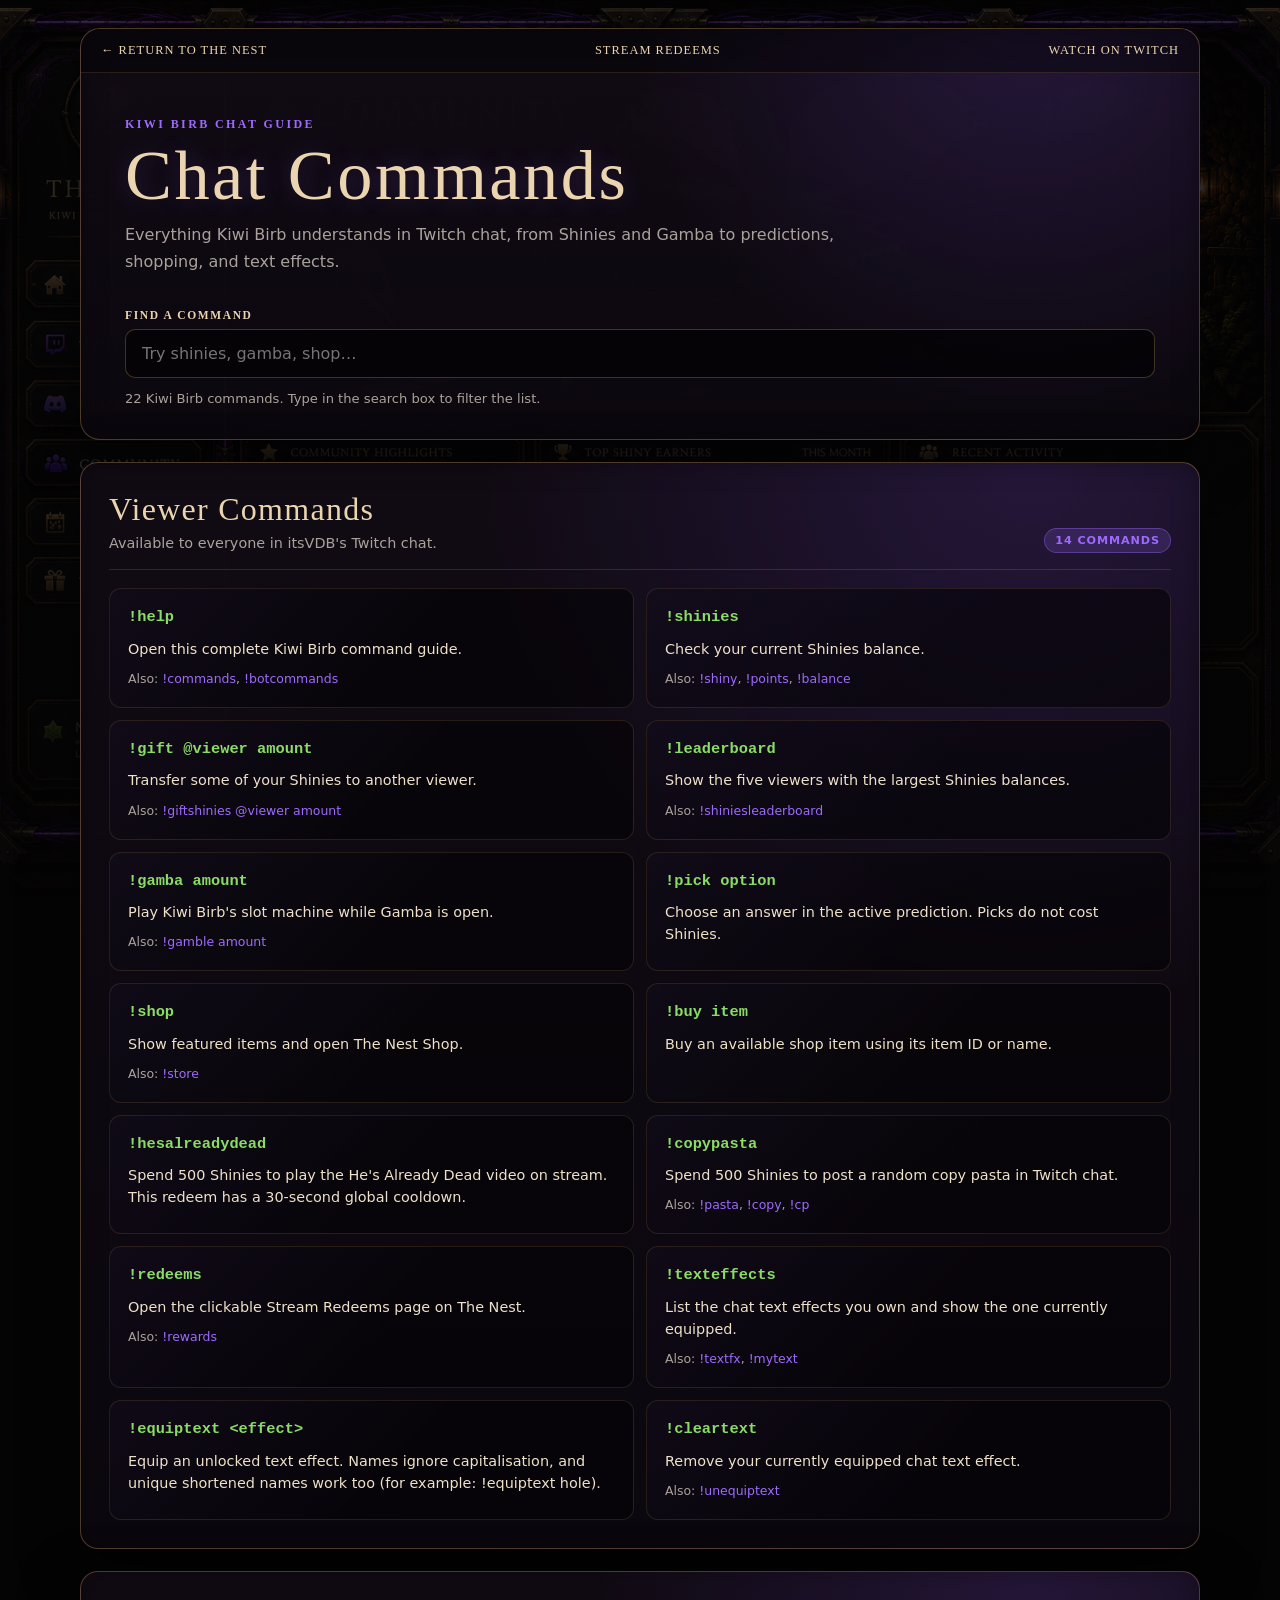
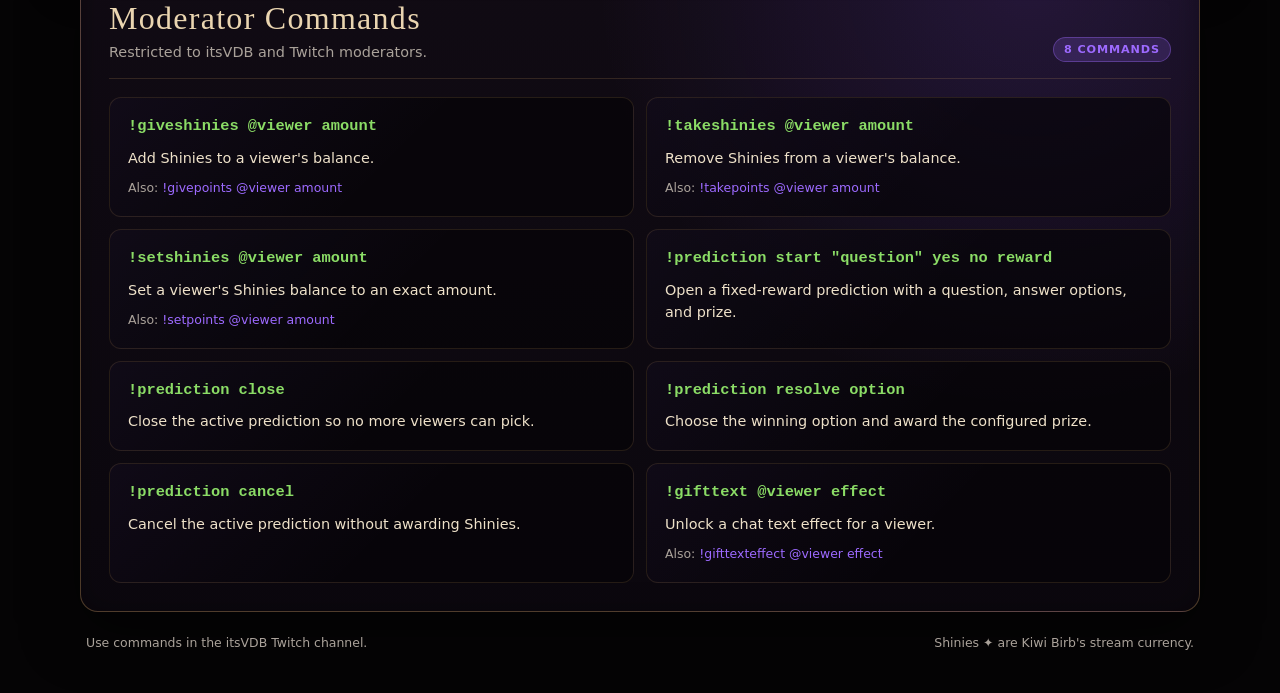
<file: commands.html>
<!doctype html>
<html lang="en">
<head>
  <meta charset="utf-8">
  <meta name="viewport" content="width=device-width, initial-scale=1">
  <meta name="theme-color" content="#08060a">
  <meta name="description" content="The complete Kiwi Birb Twitch chat command list for itsVDB's stream.">
  <title>Chat Commands | The Nest</title>
  <link rel="stylesheet" href="./css/commands.css">
</head>
<body>
  <main class="commands-page">
    <header class="commands-hero">
      <nav class="commands-nav" aria-label="Commands page navigation">
        <a href="hub.html">← Return to The Nest</a>
        <a href="redeems.html">Stream Redeems</a>
        <a href="https://www.twitch.tv/itsvdb" target="_blank" rel="noopener noreferrer">Watch on Twitch</a>
      </nav>

      <div class="hero-copy">
        <p class="eyebrow">Kiwi Birb Chat Guide</p>
        <h1>Chat Commands</h1>
        <p class="hero-intro">
          Everything Kiwi Birb understands in Twitch chat, from Shinies and Gamba
          to predictions, shopping, and text effects.
        </p>
      </div>

      <label class="command-search" for="command-search">
        <span>Find a command</span>
        <input
          id="command-search"
          type="search"
          placeholder="Try shinies, gamba, shop…"
          autocomplete="off"
          spellcheck="false"
        >
      </label>

      <p id="command-status" class="command-status" role="status" aria-live="polite">
        Loading Kiwi Birb commands…
      </p>
    </header>

    <div id="command-sections" class="command-sections" aria-live="polite"></div>

    <noscript>
      <section class="load-error">
        <h2>JavaScript is required</h2>
        <p>Please enable JavaScript to load the current Kiwi Birb command list.</p>
      </section>
    </noscript>

    <footer class="commands-footer">
      <span>Use commands in the itsVDB Twitch channel.</span>
      <span>Shinies ✦ are Kiwi Birb's stream currency.</span>
    </footer>
  </main>

  <script src="./js/commands.js"></script>
</body>
</html>
</file>
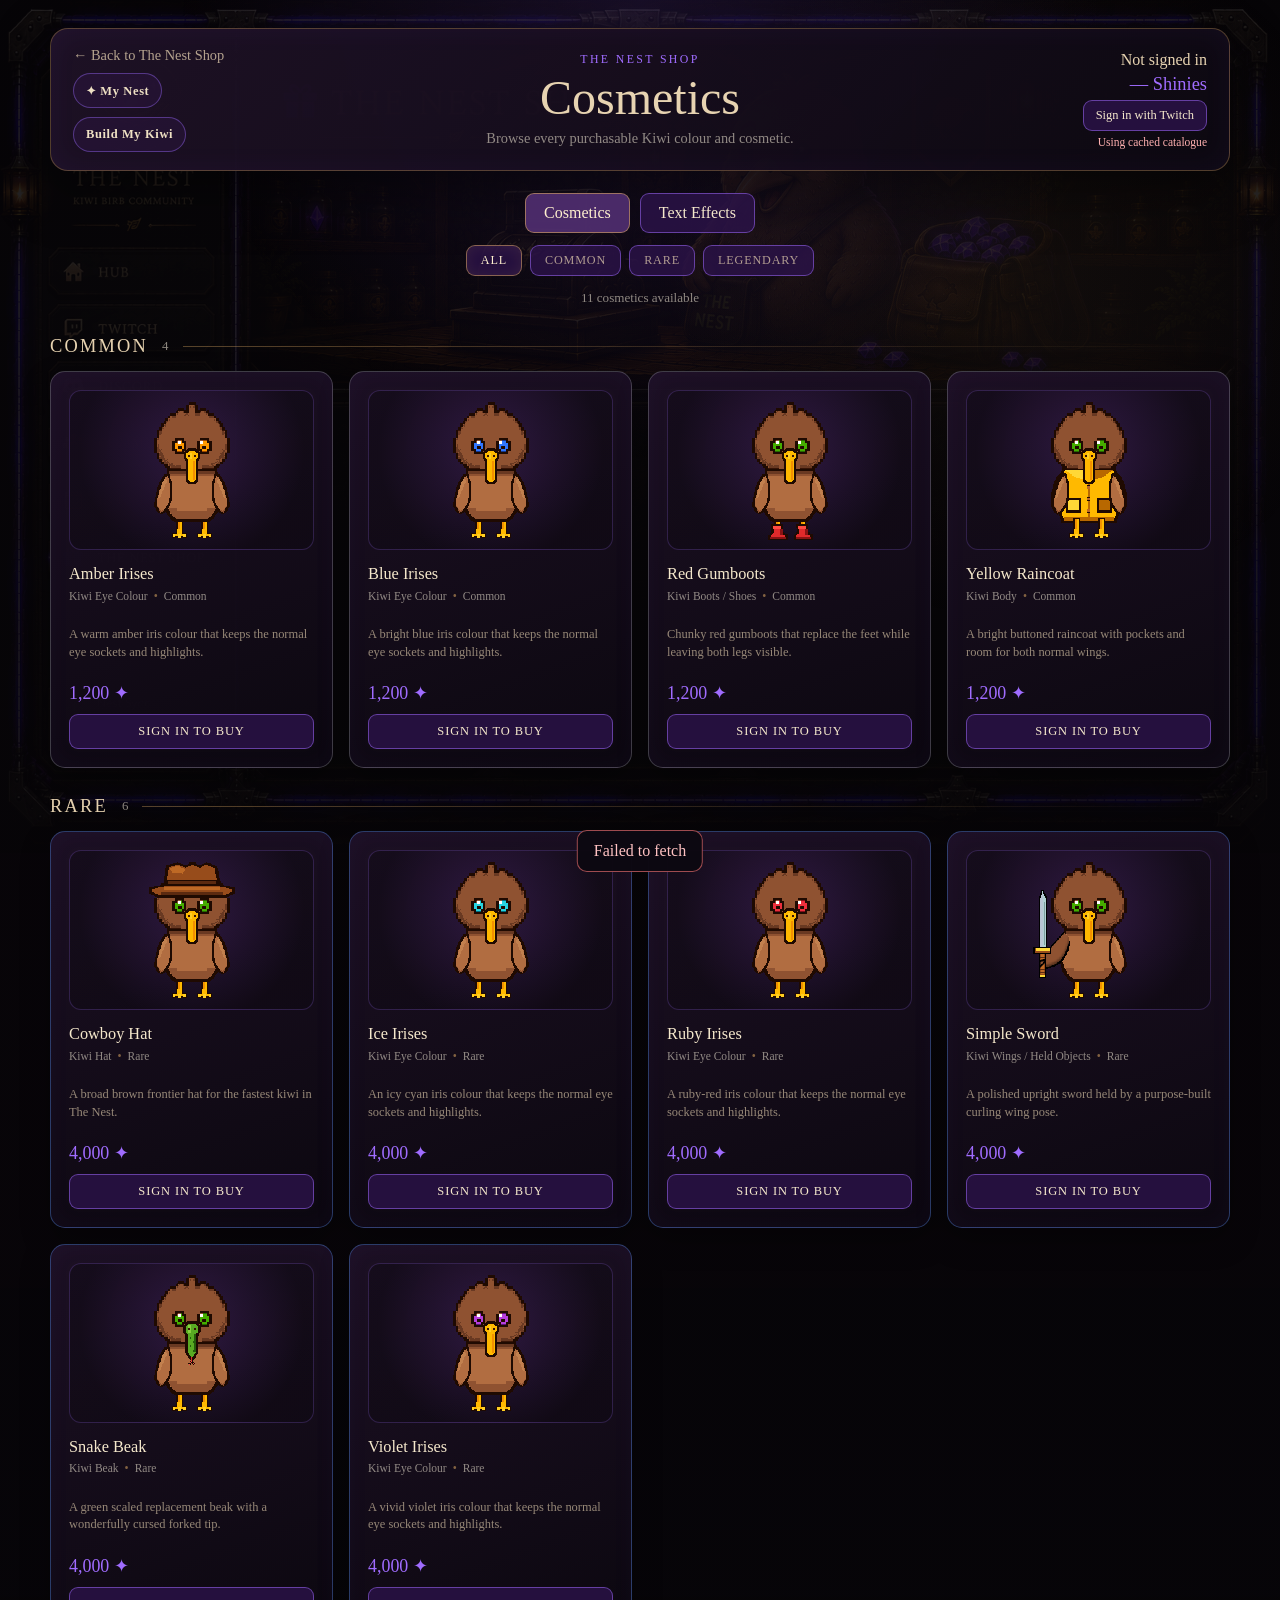
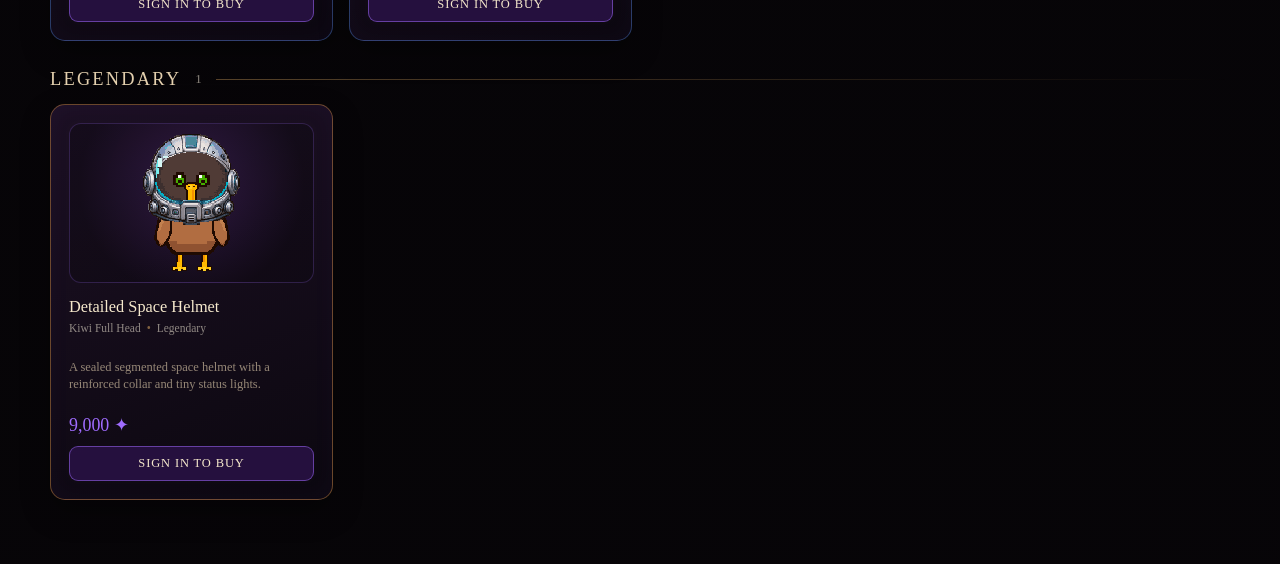
<file: cosmetics.html>
<!doctype html>
<html lang="en">
<head>
  <meta charset="utf-8">
  <meta name="viewport" content="width=device-width, initial-scale=1">
  <title>Cosmetics Catalogue | The Nest Shop</title>
  <link rel="stylesheet" href="./css/shop-catalogue.css?v=3.35.0">
</head>
<body class="catalogue-body">
  <main class="catalogue-page" data-catalog-kind="cosmetic" aria-label="The Nest cosmetics catalogue">
    <div class="catalogue-shell">
      <header class="catalogue-header">
        <div class="catalogue-header-links">
          <a class="catalogue-back" href="shop.html">← Back to The Nest Shop</a>
          <a class="catalogue-my-nest" href="my-nest.html">✦ My Nest</a>
          <a class="catalogue-my-nest" href="kiwi.html">Build My Kiwi</a>
        </div>
        <div class="catalogue-title-wrap">
          <div class="catalogue-kicker">The Nest Shop</div>
          <h1 class="catalogue-title">Cosmetics</h1>
          <p class="catalogue-subtitle">Browse every purchasable Kiwi colour and cosmetic.</p>
        </div>
        <div class="catalogue-account" aria-label="Shop account">
          <div id="catalogue-account-name" class="catalogue-account-name">Not signed in</div>
          <div id="catalogue-balance" class="catalogue-balance">— Shinies</div>
          <button id="catalogue-account-button" class="catalogue-login" type="button">Sign in with Twitch</button>
          <div id="catalogue-service" class="catalogue-service">Connecting…</div>
        </div>
      </header>

      <nav class="catalogue-tabs" aria-label="Shop catalogue pages">
        <a class="catalogue-tab is-active" href="cosmetics.html" aria-current="page">Cosmetics</a>
        <a class="catalogue-tab" href="text-effects.html">Text Effects</a>
      </nav>

      <div id="catalogue-filters" class="catalogue-filters" aria-label="Filter cosmetics by rarity"></div>
      <div id="catalogue-status" class="catalogue-status" role="status" aria-live="polite"></div>
      <div id="catalogue-content"></div>
    </div>

    <div id="catalogue-modal" class="catalogue-modal" hidden aria-hidden="true">
      <div class="catalogue-modal-backdrop" data-catalogue-close></div>
      <section class="catalogue-modal-card" role="dialog" aria-modal="true" aria-labelledby="catalogue-modal-title">
        <button class="catalogue-modal-close" type="button" data-catalogue-close aria-label="Close purchase window">×</button>
        <div id="catalogue-modal-icon" class="catalogue-modal-icon">✦</div>
        <div id="catalogue-modal-rarity" class="catalogue-modal-rarity"></div>
        <h2 id="catalogue-modal-title">Confirm purchase</h2>
        <p id="catalogue-modal-description"></p>
        <div class="catalogue-modal-summary">
          <div><span>Current balance</span><strong id="catalogue-modal-balance">—</strong></div>
          <div><span>Item price</span><strong id="catalogue-modal-price">—</strong></div>
          <div><span>Balance after</span><strong id="catalogue-modal-after">—</strong></div>
        </div>
        <div id="catalogue-modal-error" class="catalogue-modal-error" role="status"></div>
        <div class="catalogue-modal-actions">
          <button type="button" class="catalogue-modal-secondary" data-catalogue-close>Cancel</button>
          <button type="button" id="catalogue-confirm-buy" class="catalogue-modal-primary">Buy</button>
        </div>
      </section>
    </div>

    <div id="catalogue-toast" class="catalogue-toast" role="status" aria-live="polite"></div>
  </main>

  <script src="./js/main.js"></script>
  <script src="./js/kiwi-cosmetic-layouts.js?v=20261112115539091818"></script>
  <script src="./js/kiwi-avatar-renderer.js?v=3.35.0"></script>
  <script src="./js/shop-catalogue.js?v=3.33.1"></script>
</body>
</html>
</file>
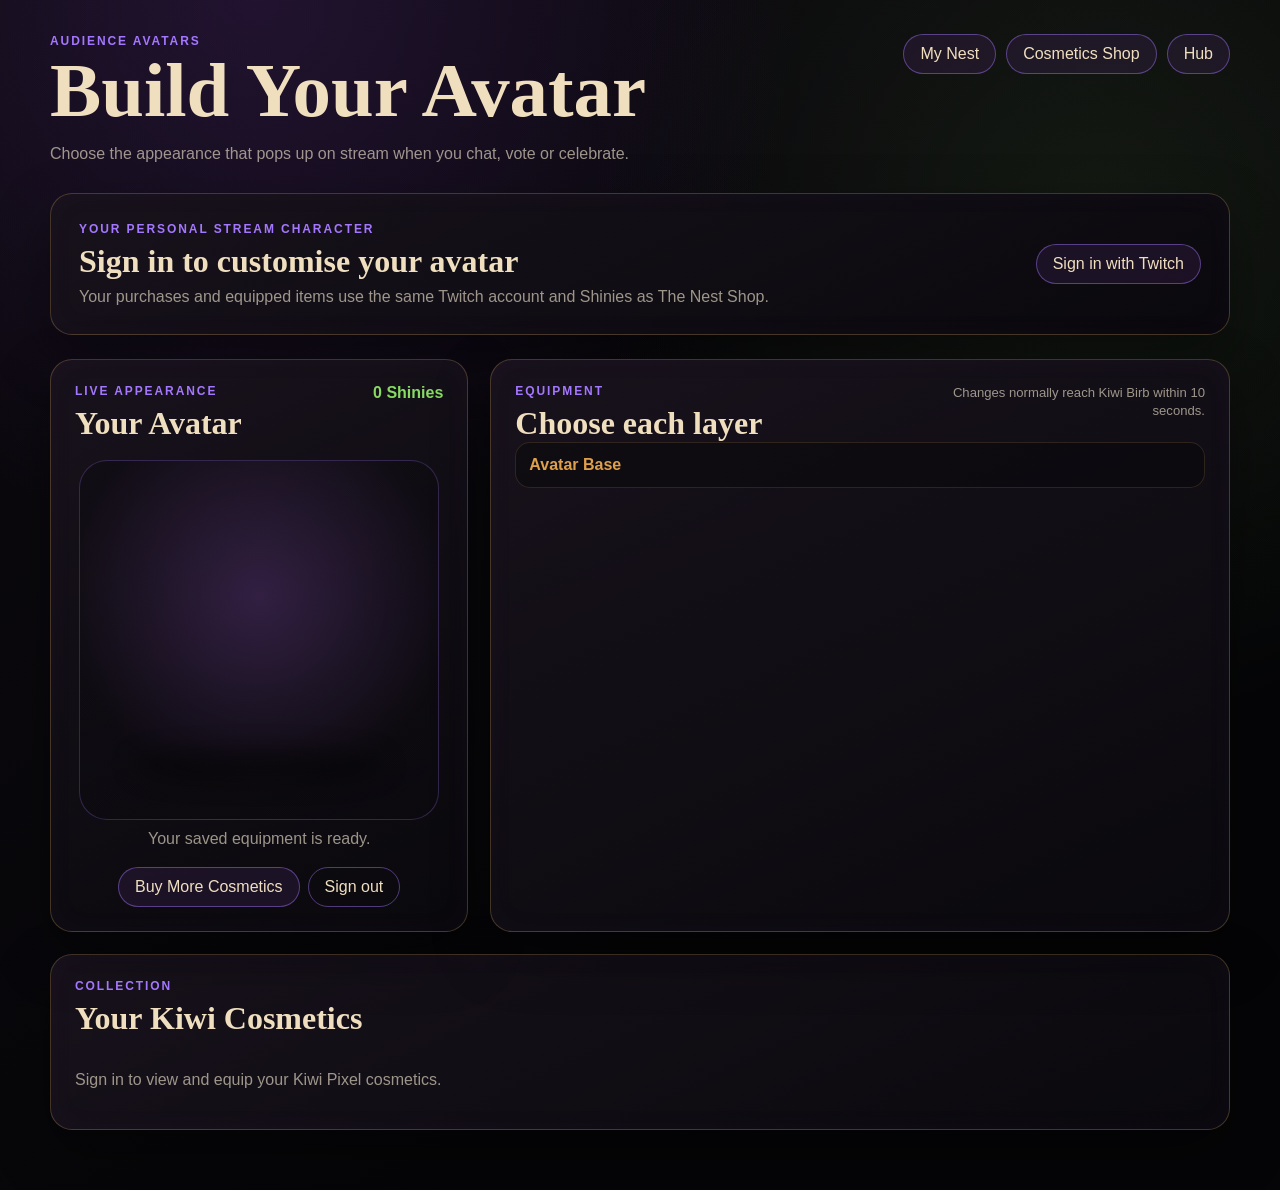
<file: kiwi.html>
<!doctype html>
<html lang="en">
<head>
  <meta charset="utf-8">
  <meta name="viewport" content="width=device-width, initial-scale=1">
  <title>My Audience Avatar | The Nest</title>
  <link rel="stylesheet" href="./css/kiwi.css?v=3.35.0">
</head>
<body>
  <main class="kiwi-page">
    <header class="kiwi-header">
      <div>
        <p class="kiwi-kicker">Audience Avatars</p>
        <h1>Build Your Avatar</h1>
        <p class="kiwi-subtitle">Choose the appearance that pops up on stream when you chat, vote or celebrate.</p>
      </div>
      <nav class="kiwi-nav" aria-label="Kiwi page navigation">
        <a href="my-nest.html">My Nest</a>
        <a href="cosmetics.html">Cosmetics Shop</a>
        <a href="hub.html">Hub</a>
      </nav>
    </header>

    <section id="kiwi-signed-out" class="kiwi-signin">
      <div>
        <p class="kiwi-kicker">Your personal stream character</p>
        <h2>Sign in to customise your avatar</h2>
        <p>Your purchases and equipped items use the same Twitch account and Shinies as The Nest Shop.</p>
      </div>
      <button id="kiwi-login" type="button">Sign in with Twitch</button>
    </section>

    <section id="kiwi-builder" class="kiwi-builder" hidden>
      <aside class="kiwi-preview-panel">
        <div class="preview-heading">
          <div>
            <p class="kiwi-kicker">Live appearance</p>
            <h2 id="kiwi-owner">Your Avatar</h2>
          </div>
          <strong id="kiwi-balance">0 Shinies</strong>
        </div>
        <div id="kiwi-preview" class="kiwi-preview" aria-label="Your equipped kiwi preview"></div>
        <p id="kiwi-equip-status" class="kiwi-equip-status">Your saved equipment is ready.</p>
        <div class="kiwi-preview-actions">
          <a href="cosmetics.html">Buy More Cosmetics</a>
          <button id="kiwi-logout" type="button">Sign out</button>
        </div>
      </aside>

      <section class="kiwi-equipment-panel">
        <div class="equipment-heading">
          <div><p class="kiwi-kicker">Equipment</p><h2>Choose each layer</h2></div>
          <span>Changes normally reach Kiwi Birb within 10 seconds.</span>
        </div>
        <article class="kiwi-slot kiwi-avatar-base-slot">
          <div class="kiwi-slot-label">Avatar Base</div>
          <div id="kiwi-avatar-bases" class="kiwi-options" aria-label="Choose an audience avatar base"></div>
        </article>
        <div id="kiwi-slots" class="kiwi-slots" aria-live="polite"></div>
      </section>
    </section>

    <section class="kiwi-owned-panel">
      <div><p class="kiwi-kicker">Collection</p><h2>Your Kiwi Cosmetics</h2></div>
      <div id="kiwi-owned" class="kiwi-owned-grid">
        <p class="kiwi-empty">Sign in to see the kiwi cosmetics you own.</p>
      </div>
    </section>

    <div id="kiwi-toast" class="kiwi-toast" role="status" aria-live="polite"></div>
  </main>
  <script src="./js/main.js"></script>
  <script src="./js/kiwi-cosmetic-layouts.js?v=20261112115539091818"></script>
  <script src="./js/kiwi-avatar-renderer.js?v=3.35.0"></script>
  <script src="./js/kiwi.js?v=3.31.0"></script>
</body>
</html>
</file>
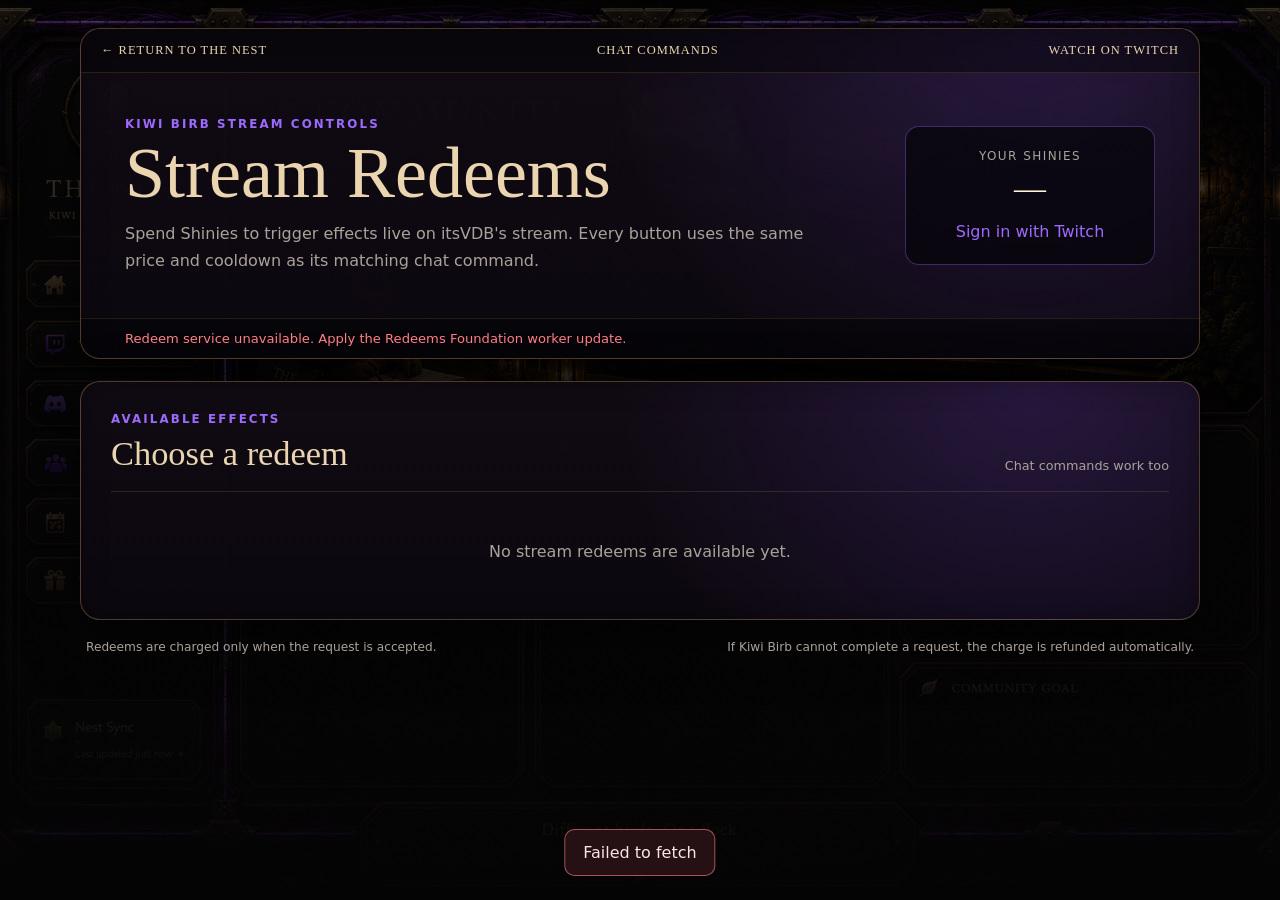
<file: redeems.html>
<!doctype html>
<html lang="en">
<head>
  <meta charset="utf-8">
  <meta name="viewport" content="width=device-width, initial-scale=1">
  <meta name="theme-color" content="#08060a">
  <meta name="description" content="Spend Kiwi Birb Shinies on stream redeems for itsVDB's Twitch stream.">
  <title>Stream Redeems | The Nest</title>
  <link rel="stylesheet" href="./css/redeems.css">
</head>
<body>
  <main class="redeems-page">
    <header class="redeems-hero">
      <nav class="redeems-nav" aria-label="Redeems page navigation">
        <a href="hub.html">← Return to The Nest</a>
        <a href="commands.html">Chat Commands</a>
        <a href="https://www.twitch.tv/itsvdb" target="_blank" rel="noopener noreferrer">Watch on Twitch</a>
      </nav>

      <div class="redeems-heading">
        <div>
          <p class="eyebrow">Kiwi Birb Stream Controls</p>
          <h1>Stream Redeems</h1>
          <p>Spend Shinies to trigger effects live on itsVDB's stream. Every button uses the same price and cooldown as its matching chat command.</p>
        </div>
        <section class="redeems-account" aria-label="Your redeem account">
          <span>Your Shinies</span>
          <strong id="redeems-balance">—</strong>
          <div id="redeems-account-actions"></div>
        </section>
      </div>

      <div id="redeems-service" class="redeems-service" role="status" aria-live="polite">Connecting to Kiwi Birb…</div>
    </header>

    <section class="redeems-list" aria-labelledby="redeems-list-title">
      <div class="redeems-list-heading">
        <div>
          <p class="eyebrow">Available Effects</p>
          <h2 id="redeems-list-title">Choose a redeem</h2>
        </div>
        <span>Chat commands work too</span>
      </div>
      <div id="redeems-grid" class="redeems-grid" aria-live="polite">
        <div class="redeems-empty">Loading stream redeems…</div>
      </div>
    </section>

    <footer class="redeems-footer">
      <span>Redeems are charged only when the request is accepted.</span>
      <span>If Kiwi Birb cannot complete a request, the charge is refunded automatically.</span>
    </footer>
  </main>

  <div id="redeem-modal" class="redeem-modal" hidden aria-hidden="true">
    <button class="redeem-modal-backdrop" type="button" data-redeem-close aria-label="Cancel redeem"></button>
    <section class="redeem-modal-card" role="dialog" aria-modal="true" aria-labelledby="redeem-modal-title">
      <button class="redeem-modal-close" type="button" data-redeem-close aria-label="Close">×</button>
      <div class="redeem-modal-icon" aria-hidden="true">▶</div>
      <p class="eyebrow">Confirm Stream Redeem</p>
      <h2 id="redeem-modal-title">Redeem</h2>
      <p id="redeem-modal-description"></p>
      <label id="redeem-modal-input-wrap" class="redeem-modal-input" hidden>
        <span id="redeem-modal-input-label">Request details</span>
        <input id="redeem-modal-input" type="text" autocomplete="off" maxlength="200">
      </label>
      <div class="redeem-modal-summary">
        <div><span>Current balance</span><strong id="redeem-modal-balance">—</strong></div>
        <div><span>Cost</span><strong id="redeem-modal-price">—</strong></div>
        <div><span>Balance after</span><strong id="redeem-modal-after">—</strong></div>
      </div>
      <div id="redeem-modal-error" class="redeem-modal-error" role="status"></div>
      <div class="redeem-modal-actions">
        <button type="button" class="secondary-button" data-redeem-close>Cancel</button>
        <button type="button" id="redeem-confirm" class="primary-button">Play on stream</button>
      </div>
    </section>
  </div>

  <div id="redeems-toast" class="redeems-toast" role="status" aria-live="polite"></div>
  <script src="./js/redeems.js"></script>
</body>
</html>
</file>
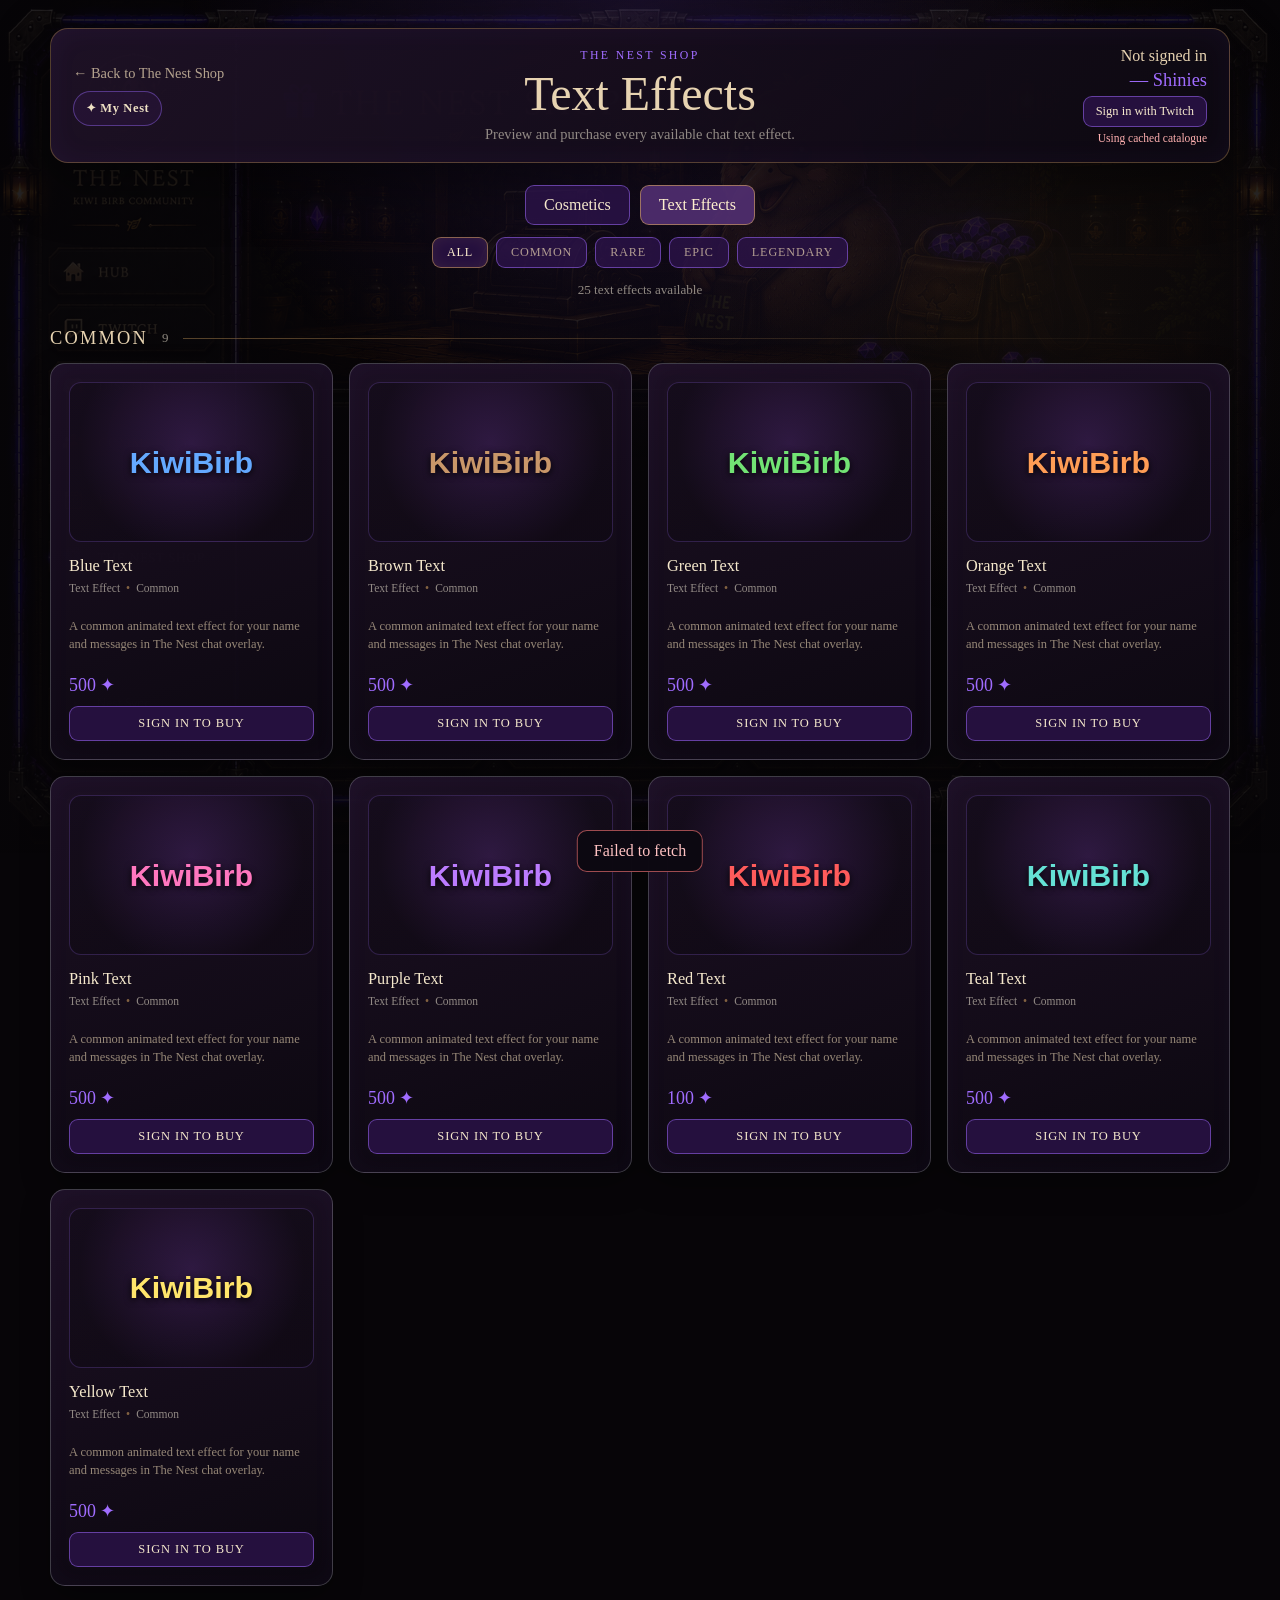
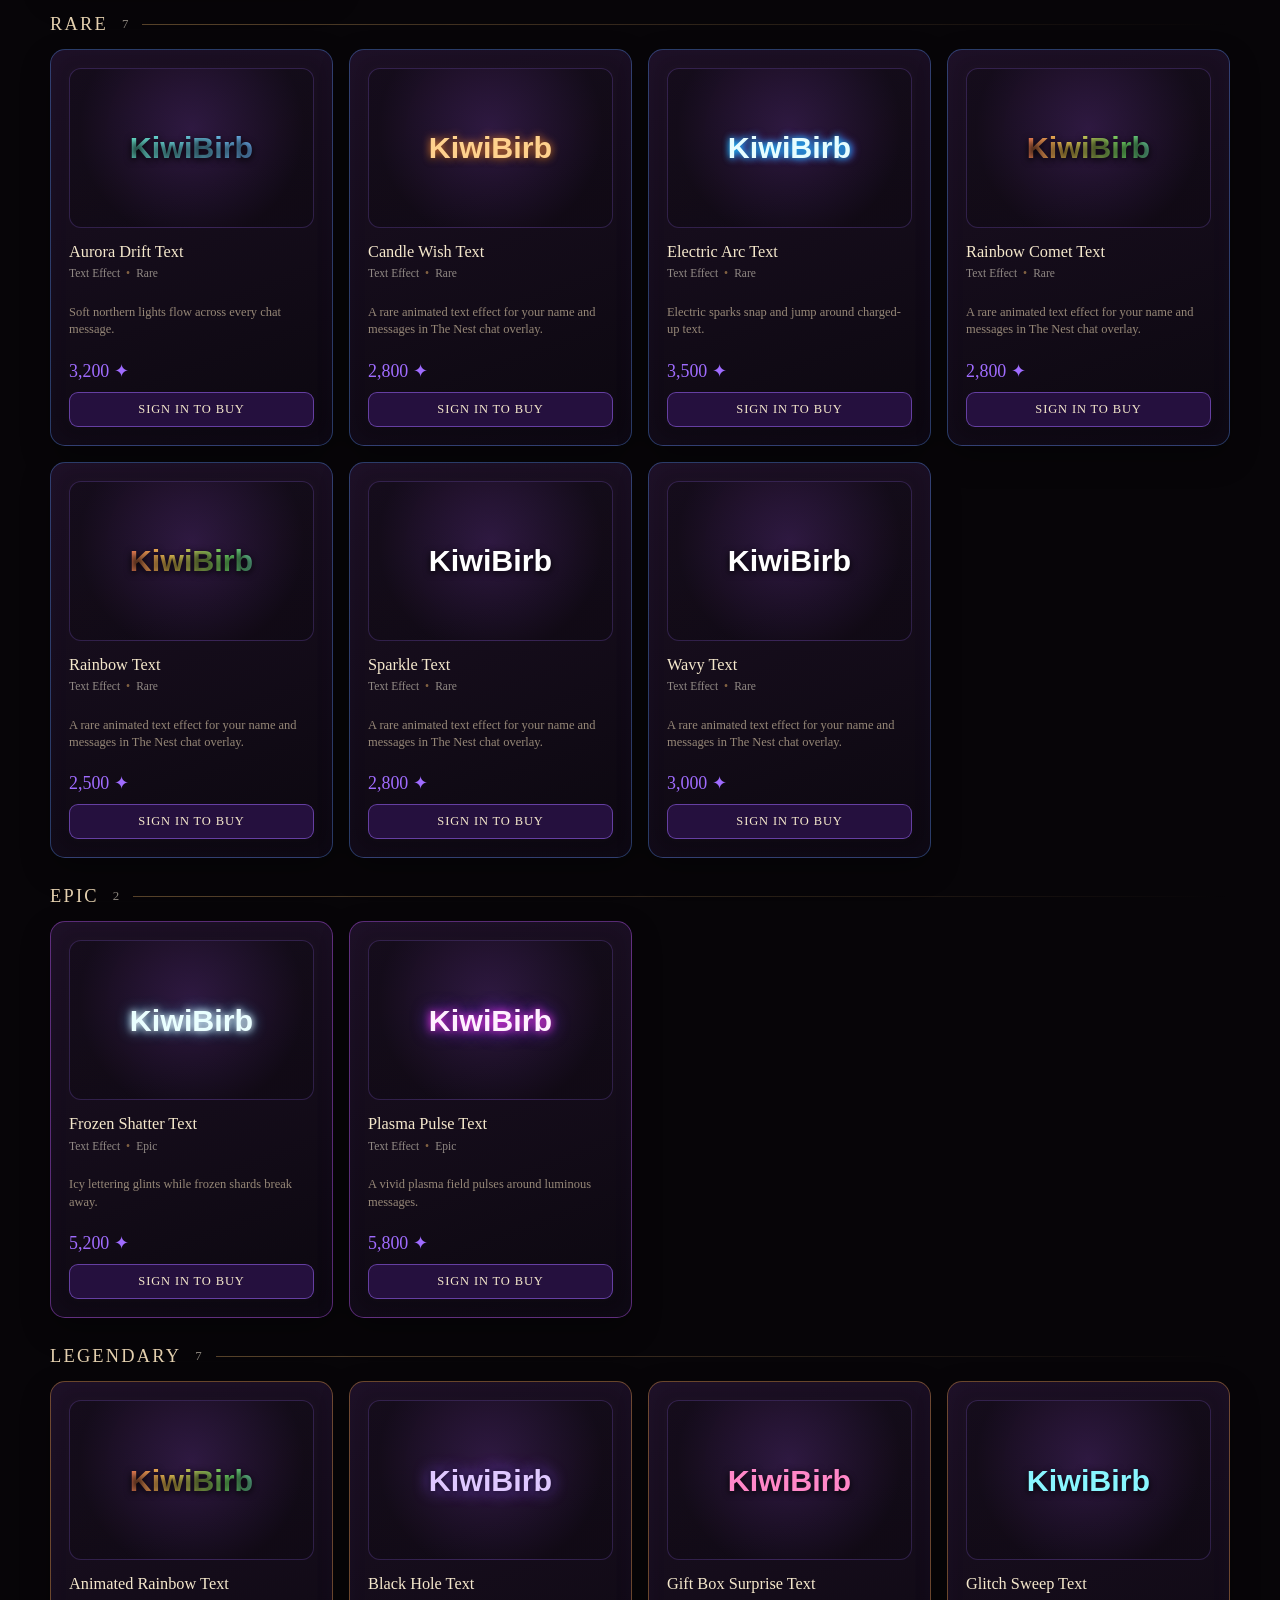
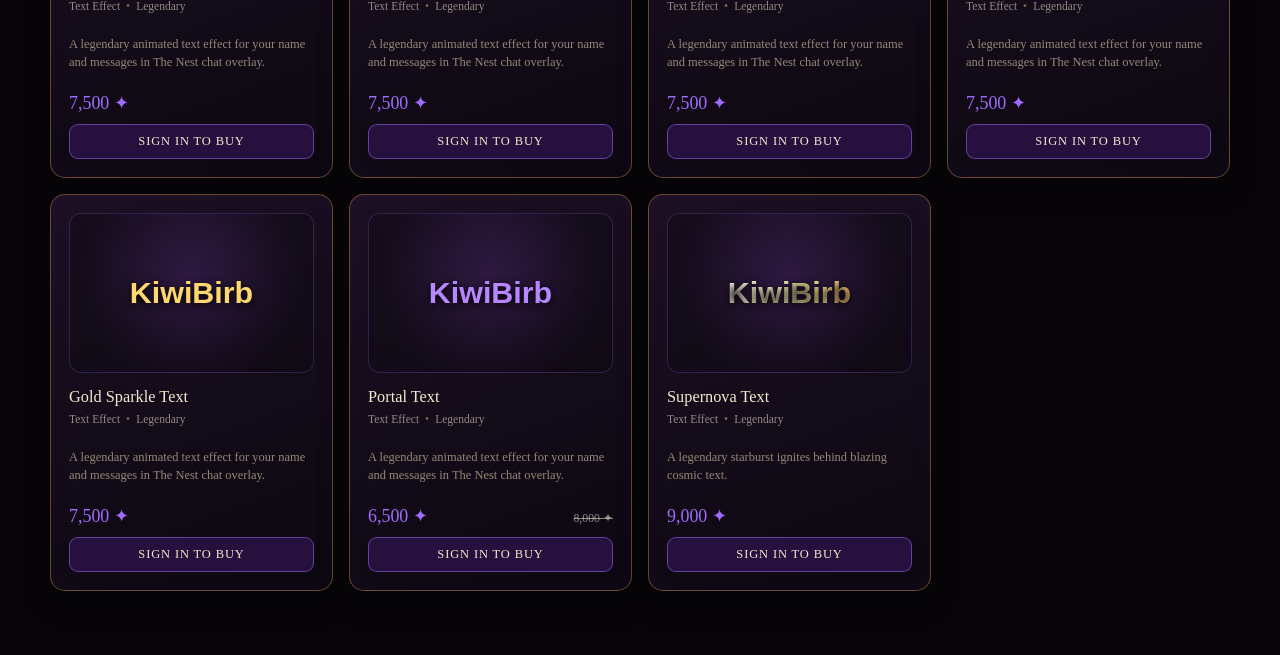
<file: text-effects.html>
<!doctype html>
<html lang="en">
<head>
  <meta charset="utf-8">
  <meta name="viewport" content="width=device-width, initial-scale=1">
  <title>Text Effects Catalogue | The Nest Shop</title>
  <link rel="stylesheet" href="./css/shop-catalogue.css?v=3.33.1">
</head>
<body class="catalogue-body">
  <main class="catalogue-page" data-catalog-kind="text-effect" aria-label="The Nest text effects catalogue">
    <div class="catalogue-shell">
      <header class="catalogue-header">
        <div class="catalogue-header-links">
          <a class="catalogue-back" href="shop.html">← Back to The Nest Shop</a>
          <a class="catalogue-my-nest" href="my-nest.html">✦ My Nest</a>
        </div>
        <div class="catalogue-title-wrap">
          <div class="catalogue-kicker">The Nest Shop</div>
          <h1 class="catalogue-title">Text Effects</h1>
          <p class="catalogue-subtitle">Preview and purchase every available chat text effect.</p>
        </div>
        <div class="catalogue-account" aria-label="Shop account">
          <div id="catalogue-account-name" class="catalogue-account-name">Not signed in</div>
          <div id="catalogue-balance" class="catalogue-balance">— Shinies</div>
          <button id="catalogue-account-button" class="catalogue-login" type="button">Sign in with Twitch</button>
          <div id="catalogue-service" class="catalogue-service">Connecting…</div>
        </div>
      </header>

      <nav class="catalogue-tabs" aria-label="Shop catalogue pages">
        <a class="catalogue-tab" href="cosmetics.html">Cosmetics</a>
        <a class="catalogue-tab is-active" href="text-effects.html" aria-current="page">Text Effects</a>
      </nav>

      <div id="catalogue-filters" class="catalogue-filters" aria-label="Filter text effects by rarity"></div>
      <div id="catalogue-status" class="catalogue-status" role="status" aria-live="polite"></div>
      <div id="catalogue-content"></div>
    </div>

    <div id="catalogue-modal" class="catalogue-modal" hidden aria-hidden="true">
      <div class="catalogue-modal-backdrop" data-catalogue-close></div>
      <section class="catalogue-modal-card" role="dialog" aria-modal="true" aria-labelledby="catalogue-modal-title">
        <button class="catalogue-modal-close" type="button" data-catalogue-close aria-label="Close purchase window">×</button>
        <div id="catalogue-modal-icon" class="catalogue-modal-icon">✦</div>
        <div id="catalogue-modal-rarity" class="catalogue-modal-rarity"></div>
        <h2 id="catalogue-modal-title">Confirm purchase</h2>
        <p id="catalogue-modal-description"></p>
        <div class="catalogue-modal-summary">
          <div><span>Current balance</span><strong id="catalogue-modal-balance">—</strong></div>
          <div><span>Item price</span><strong id="catalogue-modal-price">—</strong></div>
          <div><span>Balance after</span><strong id="catalogue-modal-after">—</strong></div>
        </div>
        <div id="catalogue-modal-error" class="catalogue-modal-error" role="status"></div>
        <div class="catalogue-modal-actions">
          <button type="button" class="catalogue-modal-secondary" data-catalogue-close>Cancel</button>
          <button type="button" id="catalogue-confirm-buy" class="catalogue-modal-primary">Buy</button>
        </div>
      </section>
    </div>

    <div id="catalogue-toast" class="catalogue-toast" role="status" aria-live="polite"></div>
  </main>

  <script src="./js/main.js"></script>
  <script src="./js/shop-catalogue.js?v=3.33.1"></script>
</body>
</html>
</file>
<file: css/commands.css>
:root {
  color-scheme: dark;
  --background: #050405;
  --panel: rgba(12, 8, 15, .94);
  --panel-soft: rgba(28, 15, 35, .76);
  --bronze: #d2a15f;
  --bronze-soft: #ead5b0;
  --purple: #9d6aff;
  --purple-soft: rgba(157, 106, 255, .18);
  --text: #eee1c9;
  --muted: #aaa29a;
  --green: #8bdc66;
}

* {
  box-sizing: border-box;
}

html {
  min-height: 100%;
  background: var(--background);
}

body {
  min-height: 100vh;
  margin: 0;
  color: var(--text);
  background:
    linear-gradient(rgba(5, 4, 5, .78), rgba(5, 4, 5, .97)),
    url("../assets/backgrounds/community-bg.png") center top / cover fixed;
  font-family: Georgia, "Times New Roman", serif;
}

a {
  color: inherit;
}

.commands-page {
  width: min(1120px, calc(100% - 32px));
  margin: 0 auto;
  padding: 28px 0 40px;
}

.commands-hero,
.command-section,
.load-error {
  border: 1px solid rgba(210, 161, 95, .33);
  background:
    radial-gradient(circle at 85% 0%, rgba(141, 85, 255, .16), transparent 38%),
    linear-gradient(180deg, rgba(17, 11, 20, .97), var(--panel));
  box-shadow:
    0 18px 56px rgba(0, 0, 0, .5),
    inset 0 0 28px rgba(0, 0, 0, .3);
}

.commands-hero {
  overflow: hidden;
  border-radius: 20px;
}

.commands-nav {
  display: flex;
  justify-content: space-between;
  gap: 16px;
  padding: 14px 20px;
  border-bottom: 1px solid rgba(210, 161, 95, .16);
  background: rgba(4, 3, 5, .48);
}

.commands-nav a {
  color: var(--bronze-soft);
  font-size: .78rem;
  letter-spacing: .08em;
  text-decoration: none;
  text-transform: uppercase;
}

.commands-nav a:hover,
.commands-nav a:focus-visible {
  color: #fff5e0;
  text-shadow: 0 0 12px rgba(157, 106, 255, .72);
  outline: none;
}

.hero-copy {
  padding: 44px 44px 16px;
}

.eyebrow {
  margin: 0 0 8px;
  color: var(--purple);
  font-size: .75rem;
  font-weight: 700;
  letter-spacing: .2em;
  text-transform: uppercase;
}

h1,
h2,
p {
  margin-top: 0;
}

h1 {
  margin-bottom: 12px;
  color: var(--bronze-soft);
  font-size: clamp(2.25rem, 6vw, 4.4rem);
  font-weight: 500;
  letter-spacing: .035em;
  line-height: 1;
  text-shadow: 0 0 24px rgba(157, 106, 255, .24);
}

.hero-intro {
  max-width: 720px;
  margin-bottom: 0;
  color: var(--muted);
  font-family: system-ui, -apple-system, "Segoe UI", sans-serif;
  font-size: 1rem;
  line-height: 1.65;
}

.command-search {
  display: grid;
  gap: 8px;
  padding: 18px 44px 10px;
}

.command-search span {
  color: var(--bronze-soft);
  font-size: .72rem;
  font-weight: 700;
  letter-spacing: .14em;
  text-transform: uppercase;
}

.command-search input {
  width: 100%;
  padding: 14px 16px;
  border: 1px solid rgba(210, 161, 95, .3);
  border-radius: 10px;
  outline: none;
  color: #fff6e4;
  background: rgba(3, 2, 4, .72);
  font: 1rem system-ui, -apple-system, "Segoe UI", sans-serif;
  transition: border-color 160ms ease, box-shadow 160ms ease;
}

.command-search input:focus {
  border-color: rgba(157, 106, 255, .85);
  box-shadow: 0 0 0 3px rgba(157, 106, 255, .14), 0 0 18px rgba(157, 106, 255, .16);
}

.command-status {
  min-height: 1.4em;
  margin: 0;
  padding: 2px 44px 30px;
  color: var(--muted);
  font: .82rem/1.4 system-ui, -apple-system, "Segoe UI", sans-serif;
}

.command-sections {
  display: grid;
  gap: 22px;
  margin-top: 22px;
}

.command-section {
  padding: 28px;
  border-radius: 18px;
}

.section-heading {
  display: flex;
  align-items: flex-end;
  justify-content: space-between;
  gap: 18px;
  margin-bottom: 18px;
  padding-bottom: 16px;
  border-bottom: 1px solid rgba(210, 161, 95, .18);
}

.section-heading h2 {
  margin-bottom: 5px;
  color: var(--bronze-soft);
  font-size: clamp(1.35rem, 3vw, 2rem);
  font-weight: 500;
  letter-spacing: .04em;
}

.section-heading p {
  margin-bottom: 0;
  color: var(--muted);
  font: .9rem/1.45 system-ui, -apple-system, "Segoe UI", sans-serif;
}

.section-count {
  flex: 0 0 auto;
  padding: 6px 10px;
  border: 1px solid rgba(157, 106, 255, .36);
  border-radius: 999px;
  color: var(--purple);
  background: var(--purple-soft);
  font: 700 .7rem/1 system-ui, -apple-system, "Segoe UI", sans-serif;
  letter-spacing: .08em;
  text-transform: uppercase;
}

.command-grid {
  display: grid;
  grid-template-columns: repeat(2, minmax(0, 1fr));
  gap: 12px;
}

.command-card {
  min-width: 0;
  padding: 18px;
  border: 1px solid rgba(210, 161, 95, .15);
  border-radius: 12px;
  background:
    linear-gradient(135deg, rgba(157, 106, 255, .055), transparent 55%),
    rgba(5, 4, 7, .64);
}

.command-usage {
  display: block;
  overflow-wrap: anywhere;
  color: var(--green);
  font: 700 .96rem/1.4 ui-monospace, "Cascadia Code", Consolas, monospace;
}

.command-description {
  margin: 9px 0 0;
  color: var(--text);
  font: .9rem/1.55 system-ui, -apple-system, "Segoe UI", sans-serif;
}

.command-aliases {
  margin: 10px 0 0;
  color: var(--muted);
  font: .78rem/1.5 system-ui, -apple-system, "Segoe UI", sans-serif;
}

.command-aliases code {
  color: var(--purple);
  font: inherit;
}

.command-card[hidden],
.command-section[hidden] {
  display: none;
}

.load-error {
  margin-top: 22px;
  padding: 28px;
  border-radius: 18px;
}

.load-error h2 {
  color: var(--bronze-soft);
}

.load-error p {
  margin-bottom: 0;
  color: var(--muted);
}

.commands-footer {
  display: flex;
  justify-content: space-between;
  gap: 18px;
  padding: 22px 6px 0;
  color: var(--muted);
  font: .78rem/1.5 system-ui, -apple-system, "Segoe UI", sans-serif;
}

@media (max-width: 720px) {
  .commands-page {
    width: min(100% - 20px, 1120px);
    padding-top: 10px;
  }

  .commands-nav,
  .commands-footer {
    align-items: flex-start;
    flex-direction: column;
  }

  .hero-copy {
    padding: 34px 22px 12px;
  }

  .command-search {
    padding: 16px 22px 10px;
  }

  .command-status {
    padding: 2px 22px 24px;
  }

  .command-section {
    padding: 21px 16px;
  }

  .section-heading {
    align-items: flex-start;
    flex-direction: column;
  }

  .command-grid {
    grid-template-columns: 1fr;
  }
}

@media (prefers-reduced-motion: reduce) {
  * {
    scroll-behavior: auto !important;
    transition: none !important;
  }
}
</file>
<file: css/shop-catalogue.css>
/*
 * The Nest Shop catalogue and individually movable featured-card layer.
 * Main-page positions live here so existing shop.css/F8 overrides remain safe.
 */

/* -------------------------------------------------------------------------
   Main Shop: four independent F8 targets
   ------------------------------------------------------------------------- */
.shop-page .featured-product-slot {
  position: absolute;
  z-index: 4;
  width: 12.52%;
  height: 33.15%;
  pointer-events: auto;
  text-shadow: 0 0 10px rgba(0, 0, 0, .95);
}

.shop-page .featured-product-1 { left: 21.99%; top: 53.32%; }
.shop-page .featured-product-2 { left: 35.79%; top: 53.32%; }
.shop-page .featured-product-3 { left: 49.59%; top: 53.32%; }
.shop-page .featured-product-4 { left: 63.39%; top: 53.32%; }

.shop-page .featured-product-slot > [data-featured-slot],
.shop-page .featured-product-slot .shop-card {
  width: 100%;
  height: 100%;
}

.shop-page .featured-product-slot .shop-card {
  padding: 11% 8% 10%;
}

.shop-page .shop-catalog-button {
  position: absolute;
  z-index: 8;
  display: grid;
  place-items: center;
  height: 2.85%;
  border: 1px solid rgba(160, 108, 255, .48);
  border-radius: .48em;
  background: linear-gradient(180deg, rgba(57, 27, 88, .88), rgba(26, 13, 40, .90));
  color: #f5e8cc;
  font-size: clamp(.28rem, .52vw, .61rem);
  letter-spacing: .075em;
  text-align: center;
  text-decoration: none;
  text-transform: uppercase;
  pointer-events: auto;
  box-shadow: inset 0 0 12px rgba(141, 85, 255, .12), 0 0 12px rgba(0, 0, 0, .55);
  transition: border-color .18s ease, box-shadow .18s ease, transform .18s ease;
}

.shop-page .shop-catalog-button:hover,
.shop-page .shop-catalog-button:focus-visible {
  border-color: rgba(190, 151, 255, .95);
  box-shadow: inset 0 0 14px rgba(141, 85, 255, .20), 0 0 14px rgba(141, 85, 255, .38);
  transform: translateY(-1px);
  outline: none;
}

.shop-page .shop-cosmetics-button {
  left: 32.40%;
  top: 87.08%;
  width: 14.25%;
}

.shop-page .shop-text-effects-button {
  left: 50.70%;
  top: 87.08%;
  width: 15.65%;
}

.shop-page .shop-redeems-button {
  left: 41.5%;
  top: 91.1%;
  width: 16.8%;
}

/* -------------------------------------------------------------------------
   Full catalogue pages
   ------------------------------------------------------------------------- */
.catalogue-body {
  margin: 0;
  min-height: 100vh;
  background: #070508;
  color: rgba(242, 226, 199, .9);
  font-family: Georgia, "Times New Roman", serif;
}

.catalogue-page {
  --catalog-bronze: #d2a15f;
  --catalog-bronze-soft: #e7d3b1;
  --catalog-purple: #a06cff;
  --catalog-green: #86d75d;
  --catalog-muted: rgba(218, 210, 195, .63);
  position: relative;
  min-height: 100vh;
  overflow: hidden;
  background:
    linear-gradient(rgba(7, 5, 8, .88), rgba(7, 5, 8, .96)),
    url("../assets/backgrounds/shop-bg.png?v=catalogue-363") center top / min(1500px, 100vw) auto no-repeat,
    #070508;
}

.catalogue-page::before {
  content: "";
  position: fixed;
  inset: 0;
  pointer-events: none;
  background:
    radial-gradient(circle at 50% 0%, rgba(141, 85, 255, .13), transparent 42%),
    radial-gradient(circle at 80% 30%, rgba(210, 161, 95, .06), transparent 30%);
}

.catalogue-shell {
  position: relative;
  z-index: 1;
  width: min(1180px, calc(100% - 32px));
  margin: 0 auto;
  padding: 28px 0 64px;
}

.catalogue-header {
  display: grid;
  grid-template-columns: minmax(150px, 1fr) minmax(260px, 2fr) minmax(220px, 1fr);
  align-items: center;
  gap: 18px;
  padding: 18px 22px;
  border: 1px solid rgba(210, 161, 95, .34);
  border-radius: 18px;
  background: linear-gradient(140deg, rgba(31, 18, 39, .94), rgba(13, 9, 17, .96));
  box-shadow: 0 18px 60px rgba(0, 0, 0, .46), inset 0 0 30px rgba(141, 85, 255, .05);
}

.catalogue-back {
  justify-self: start;
  color: rgba(231, 211, 177, .75);
  text-decoration: none;
  font-size: .9rem;
}

.catalogue-back:hover { color: #fff0cf; }

.catalogue-title-wrap { text-align: center; }
.catalogue-kicker {
  color: var(--catalog-purple);
  font-size: .74rem;
  letter-spacing: .2em;
  text-transform: uppercase;
}
.catalogue-title {
  margin: .15em 0 0;
  color: var(--catalog-bronze-soft);
  font-size: clamp(1.65rem, 4vw, 3rem);
  font-weight: 400;
  line-height: 1;
}
.catalogue-subtitle {
  margin: .55em 0 0;
  color: var(--catalog-muted);
  font-size: .9rem;
}

.catalogue-account {
  justify-self: end;
  display: grid;
  justify-items: end;
  gap: 5px;
  text-align: right;
}
.catalogue-account-name {
  max-width: 220px;
  overflow: hidden;
  color: var(--catalog-bronze-soft);
  text-overflow: ellipsis;
  white-space: nowrap;
}
.catalogue-balance {
  color: var(--catalog-purple);
  font-size: 1.15rem;
}
.catalogue-service {
  color: var(--catalog-muted);
  font-size: .72rem;
}
.catalogue-service.is-online { color: rgba(166, 238, 130, .82); }
.catalogue-service.is-error { color: #ffb0b0; }

.catalogue-login,
.catalogue-logout,
.catalogue-buy,
.catalogue-filter,
.catalogue-tab,
.catalogue-modal-primary,
.catalogue-modal-secondary {
  border: 1px solid rgba(160, 108, 255, .52);
  border-radius: 9px;
  background: rgba(43, 19, 72, .82);
  color: #f5e8cc;
  font: inherit;
  cursor: pointer;
  text-decoration: none;
  transition: border-color .18s ease, box-shadow .18s ease, transform .18s ease, opacity .18s ease;
}

.catalogue-login,
.catalogue-logout { padding: 7px 12px; font-size: .78rem; }
.catalogue-login:hover,
.catalogue-logout:hover,
.catalogue-buy:hover:not(:disabled),
.catalogue-filter:hover,
.catalogue-tab:hover,
.catalogue-modal-primary:hover:not(:disabled) {
  border-color: rgba(192, 153, 255, .95);
  box-shadow: 0 0 16px rgba(141, 85, 255, .34);
  transform: translateY(-1px);
}

.catalogue-tabs {
  display: flex;
  justify-content: center;
  gap: 10px;
  margin: 22px 0 12px;
}
.catalogue-tab { padding: 10px 18px; }
.catalogue-tab.is-active {
  border-color: rgba(210, 161, 95, .62);
  background: rgba(82, 47, 114, .90);
  color: #fff0cf;
}

.catalogue-filters {
  display: flex;
  justify-content: center;
  flex-wrap: wrap;
  gap: 8px;
  margin-bottom: 26px;
}
.catalogue-filter {
  padding: 7px 14px;
  color: rgba(231, 211, 177, .72);
  font-size: .76rem;
  letter-spacing: .07em;
  text-transform: uppercase;
}
.catalogue-filter.is-active {
  border-color: rgba(210, 161, 95, .58);
  color: #fff0cf;
  box-shadow: inset 0 0 14px rgba(210, 161, 95, .10);
}

.catalogue-status {
  min-height: 1.4em;
  margin: -12px 0 20px;
  color: var(--catalog-muted);
  text-align: center;
  font-size: .82rem;
}

.catalogue-section { margin-top: 28px; }
.catalogue-section[hidden] { display: none; }
.catalogue-section-heading {
  display: flex;
  align-items: center;
  gap: 14px;
  margin: 0 0 14px;
  color: var(--catalog-bronze-soft);
  font-size: 1.15rem;
  font-weight: 400;
  letter-spacing: .12em;
  text-transform: uppercase;
}
.catalogue-section-heading::after {
  content: "";
  height: 1px;
  flex: 1;
  background: linear-gradient(90deg, rgba(210, 161, 95, .4), transparent);
}
.catalogue-count {
  color: var(--catalog-muted);
  font-size: .7em;
  letter-spacing: 0;
}

.catalogue-grid {
  display: grid;
  grid-template-columns: repeat(4, minmax(0, 1fr));
  grid-auto-rows: 1fr;
  align-items: stretch;
  gap: 16px;
}

.catalogue-card {
  position: relative;
  min-width: 0;
  min-height: 360px;
  padding: 18px;
  height: 100%;
  box-sizing: border-box;
  display: flex;
  flex-direction: column;
  border: 1px solid rgba(160, 108, 255, .20);
  border-radius: 15px;
  background: linear-gradient(160deg, rgba(30, 17, 38, .94), rgba(12, 8, 16, .96));
  box-shadow: 0 12px 30px rgba(0, 0, 0, .32), inset 0 0 24px rgba(141, 85, 255, .035);
}
.catalogue-card[data-rarity="common"] { border-color: rgba(190, 195, 203, .28); }
.catalogue-card[data-rarity="rare"] { border-color: rgba(91, 151, 255, .36); }
.catalogue-card[data-rarity="epic"] { border-color: rgba(193, 92, 255, .42); }
.catalogue-card[data-rarity="legendary"] { border-color: rgba(224, 150, 75, .43); }
.catalogue-card[data-rarity="limited"],
.catalogue-card[data-rarity="special"] { border-color: rgba(255, 111, 191, .46); }

.catalogue-visual {
  height: 158px;
  flex: 0 0 158px;
  display: grid;
  place-items: center;
  overflow: hidden;
  border: 1px solid rgba(160, 108, 255, .22);
  border-radius: 12px;
  background: radial-gradient(circle at 50% 38%, rgba(92, 47, 133, .34), rgba(11, 8, 15, .35) 72%);
}
.catalogue-image {
  width: 88%;
  height: 88%;
  object-fit: contain;
}
.catalogue-kiwi-preview { width: 88%; max-width: 148px; aspect-ratio: 1; display: grid; place-items: center; }
.catalogue-kiwi-preview .kiwi-avatar-png { position: relative; display: block; width: 100%; height: 100%; aspect-ratio: 1; }
.catalogue-kiwi-preview .kiwi-avatar-layer { position: absolute; inset: 0; width: 100%; height: 100%; object-fit: contain; image-rendering: pixelated; image-rendering: crisp-edges; }
.catalogue-kiwi-preview .kiwi-cosmetic-sprite { background-repeat: no-repeat; image-rendering: pixelated; image-rendering: crisp-edges; }
.catalogue-icon {
  color: var(--catalog-purple);
  font-size: 3rem;
  text-shadow: 0 0 20px rgba(141, 85, 255, .45);
}

.catalogue-text-preview {
  display: inline-block;
  padding: .35em .65em;
  color: #fff;
  font-family: Arial, sans-serif;
  font-size: clamp(1.15rem, 3vw, 1.9rem);
  font-weight: 800;
  text-shadow: 0 2px 7px #000;
}
.effect-red { color: #ff5b5b; }
.effect-blue { color: #64a9ff; }
.effect-green { color: #72e374; }
.effect-yellow { color: #ffe56b; }
.effect-orange { color: #ff9d55; }
.effect-brown { color: #c99769; }
.effect-purple { color: #bc7cff; }
.effect-pink { color: #ff77bf; }
.effect-teal { color: #65e1d5; }
.effect-rainbow,
.effect-animated-rainbow,
.effect-rainbow-comet {
  color: transparent;
  background: linear-gradient(90deg, #ff5a5a, #ffd45a, #71e36e, #66b4ff, #c278ff, #ff71bd, #ff5a5a) 0 0 / 220% 100%;
  -webkit-background-clip: text;
  background-clip: text;
  animation: catalogueRainbow 3s linear infinite;
}
.effect-sparkle,
.effect-gold-sparkle { animation: catalogueSparkle 1.4s ease-in-out infinite alternate; }
.effect-gold-sparkle { color: #ffd86d; }
.effect-wavy { animation: catalogueWave 1.5s ease-in-out infinite; }
.effect-glitch-sweep { color: #89f6ff; animation: catalogueGlitch 1.2s steps(2) infinite; }
.effect-candle-wish { color: #ffd18d; text-shadow: 0 0 8px #ff8c42, 0 2px 7px #000; }
.effect-portal { color: #b787ff; animation: cataloguePortal 1.8s ease-in-out infinite; }
.effect-black-hole { color: #dfc8ff; text-shadow: 0 0 7px #000, 0 0 16px #8f55ff; }
.effect-gift-box-surprise { color: #ff87c8; animation: catalogueBounce 1.4s ease-in-out infinite; }
.effect-aurora-drift { background: linear-gradient(90deg,#70ffd6,#72b8ff,#c889ff,#70ffd6); background-size:260% 100%; color:transparent; -webkit-background-clip:text; background-clip:text; animation:catalogueAurora 4s ease-in-out infinite; }
.effect-electric-arc { color:#e6fdff; text-shadow:0 0 7px #00d9ff,2px 0 8px #714cff; animation:catalogueElectric 2.4s steps(1) infinite; }
.effect-frozen-shatter { color:#eaffff; text-shadow:0 0 7px #fff,0 0 14px #54cfff; animation:catalogueIce 3s ease-in-out infinite; }
.effect-plasma-pulse { color:#fff0ff; text-shadow:0 0 8px #ff36e4,0 0 18px #6f2cff; animation:cataloguePlasma 1.8s ease-in-out infinite; }
.effect-supernova { background:linear-gradient(90deg,#fff,#fff4a5,#ff8a35,#ff3d89,#fff); background-size:240% 100%; color:transparent; -webkit-background-clip:text; background-clip:text; animation:catalogueSupernova 2.8s ease-in-out infinite; }

@keyframes catalogueRainbow { to { background-position: 220% 0; } }
@keyframes catalogueSparkle { from { filter: brightness(.9); } to { filter: brightness(1.45) drop-shadow(0 0 7px currentColor); } }
@keyframes catalogueWave { 0%,100% { transform: translateY(0) rotate(-1deg); } 50% { transform: translateY(-7px) rotate(1deg); } }
@keyframes catalogueGlitch { 0%,100% { transform: translate(0); } 33% { transform: translate(2px,-1px); } 66% { transform: translate(-2px,1px); } }
@keyframes cataloguePortal { 0%,100% { transform: scale(1); filter: drop-shadow(0 0 3px #8d55ff); } 50% { transform: scale(1.06); filter: drop-shadow(0 0 13px #8d55ff); } }
@keyframes catalogueAurora { 0%,100% { background-position:0 50%; } 50% { background-position:100% 50%; } }
@keyframes catalogueElectric { 0%,88%,94%,100% { transform:translate(0); } 89% { transform:translate(2px,-1px); } 91% { transform:translate(-1px,1px); } }
@keyframes catalogueIce { 0%,100% { filter:brightness(1); } 50% { filter:brightness(1.5); } }
@keyframes cataloguePlasma { 0%,100% { filter:brightness(1); } 50% { filter:brightness(1.5) saturate(1.4); } }
@keyframes catalogueSupernova { 0%,100% { background-position:0 50%; filter:drop-shadow(0 0 4px #ff7b35); } 50% { background-position:100% 50%; filter:drop-shadow(0 0 12px #fff06a); } }
@keyframes catalogueBounce { 0%,100% { transform: translateY(0); } 50% { transform: translateY(-6px); } }

.catalogue-card-head {
  min-height: 52px;
  margin-top: 14px;
}
.catalogue-card-name {
  margin: 0;
  color: #f5e8cc;
  font-size: 1.02rem;
  font-weight: 400;
  line-height: 1.2;
}
.catalogue-card-meta {
  margin-top: 6px;
  display: flex;
  flex-wrap: wrap;
  gap: 6px;
  color: var(--catalog-muted);
  font-size: .72rem;
  text-transform: capitalize;
}
.catalogue-card-meta span + span::before { content: "•"; margin-right: 6px; color: rgba(210, 161, 95, .58); }
.catalogue-card-description {
  margin: 10px 0 14px;
  min-height: 3.35em;
  color: rgba(231, 211, 177, .62);
  font-size: .78rem;
  line-height: 1.42;
  display: -webkit-box;
  -webkit-box-orient: vertical;
  -webkit-line-clamp: 3;
  overflow: hidden;
}
.catalogue-card-footer {
  margin-top: auto;
  display: grid;
  gap: 10px;
}
.catalogue-price-row {
  display: flex;
  align-items: baseline;
  justify-content: space-between;
  gap: 10px;
}
.catalogue-price { color: var(--catalog-purple); font-size: 1.12rem; }
.catalogue-old-price { color: var(--catalog-muted); font-size: .74rem; text-decoration: line-through; }
.catalogue-buy {
  width: 100%;
  padding: 9px 10px;
  font-size: .78rem;
  letter-spacing: .07em;
  text-transform: uppercase;
}
.catalogue-buy:disabled { opacity: .45; cursor: default; transform: none; }
.catalogue-equip:not(:disabled) { background: linear-gradient(135deg, #72e7b8, #3dbb91); color: #10271f; }
.catalogue-equip.is-equipped { background: rgba(114, 231, 184, .18); border-color: rgba(114, 231, 184, .55); color: #baf5dc; opacity: 1; }
.catalogue-owned-badge,
.catalogue-sold-badge {
  position: absolute;
  top: 27px;
  right: 27px;
  z-index: 2;
  padding: 5px 8px;
  border-radius: 7px;
  font-size: .64rem;
  letter-spacing: .08em;
}
.catalogue-owned-badge { border: 1px solid rgba(134, 215, 93, .45); background: rgba(10, 28, 12, .9); color: #a6ee82; }
.catalogue-sold-badge { border: 1px solid rgba(255, 135, 135, .42); background: rgba(42, 11, 11, .9); color: #ffb0b0; }

.catalogue-empty {
  padding: 60px 20px;
  border: 1px solid rgba(160, 108, 255, .18);
  border-radius: 15px;
  color: var(--catalog-muted);
  text-align: center;
}

.catalogue-modal[hidden] { display: none; }
.catalogue-modal {
  position: fixed;
  inset: 0;
  z-index: 100;
  display: grid;
  place-items: center;
  padding: 20px;
}
.catalogue-modal-backdrop { position: absolute; inset: 0; background: rgba(0, 0, 0, .78); backdrop-filter: blur(4px); }
.catalogue-modal-card {
  position: relative;
  z-index: 1;
  width: min(520px, 100%);
  padding: 28px;
  border: 1px solid rgba(210, 161, 95, .55);
  border-radius: 18px;
  background: linear-gradient(155deg, rgba(34, 19, 44, .99), rgba(11, 8, 14, .99));
  text-align: center;
  box-shadow: 0 0 50px rgba(141, 85, 255, .27);
}
.catalogue-modal-close {
  position: absolute;
  right: 12px;
  top: 7px;
  border: 0;
  background: transparent;
  color: rgba(245, 232, 204, .7);
  font-size: 1.8rem;
  cursor: pointer;
}
.catalogue-modal-icon { color: var(--catalog-purple); font-size: 3rem; }
.catalogue-modal-rarity { color: var(--catalog-purple); font-size: .72rem; letter-spacing: .12em; text-transform: uppercase; }
.catalogue-modal-card h2 { margin: .25em 0; color: var(--catalog-bronze-soft); font-weight: 400; }
.catalogue-modal-card p { color: rgba(231, 211, 177, .7); line-height: 1.45; }
.catalogue-modal-summary {
  margin: 18px 0;
  padding: 13px 15px;
  display: grid;
  gap: 8px;
  border: 1px solid rgba(160, 108, 255, .2);
  border-radius: 10px;
  background: rgba(0, 0, 0, .18);
}
.catalogue-modal-summary div { display: flex; justify-content: space-between; color: var(--catalog-muted); }
.catalogue-modal-summary strong { color: var(--catalog-purple); }
.catalogue-modal-error { min-height: 1.3em; color: #ff9e9e; font-size: .85rem; }
.catalogue-modal-actions { display: flex; justify-content: center; gap: 10px; margin-top: 14px; }
.catalogue-modal-primary,
.catalogue-modal-secondary { padding: 9px 18px; }
.catalogue-modal-secondary { border-color: rgba(231, 211, 177, .24); background: rgba(255, 255, 255, .04); }

.catalogue-toast {
  position: fixed;
  left: 50%;
  bottom: 28px;
  z-index: 110;
  max-width: min(650px, calc(100% - 30px));
  transform: translate(-50%, 12px);
  padding: 11px 16px;
  border: 1px solid rgba(160, 108, 255, .48);
  border-radius: 10px;
  background: rgba(13, 9, 18, .98);
  color: #f5e8cc;
  opacity: 0;
  pointer-events: none;
  transition: opacity .2s ease, transform .2s ease;
}
.catalogue-toast.is-visible { opacity: 1; transform: translate(-50%, 0); }
.catalogue-toast.is-error { border-color: rgba(255, 120, 120, .6); color: #ffc2c2; }

@media (max-width: 980px) {
  .catalogue-header { grid-template-columns: 1fr; text-align: center; }
  .catalogue-back, .catalogue-account { justify-self: center; justify-items: center; text-align: center; }
  .catalogue-grid { grid-template-columns: repeat(3, minmax(0, 1fr)); }
}

@media (max-width: 720px) {
  .catalogue-shell { width: min(100% - 20px, 1180px); padding-top: 10px; }
  .catalogue-grid { grid-template-columns: repeat(2, minmax(0, 1fr)); }
  .catalogue-card { min-height: 340px; padding: 13px; }
  .catalogue-visual { height: 135px; flex-basis: 135px; }
}

@media (max-width: 460px) {
  .catalogue-grid { grid-template-columns: 1fr; }
  .catalogue-tabs { flex-direction: column; }
  .catalogue-card { min-height: 330px; }
  .catalogue-card-head, .catalogue-card-description { min-height: 0; }
}

/* -------------------------------------------------------------------------
   Main Shop readability fix (v3.6.4)
   Keeps name, type/rarity, price and button in dedicated rows so they cannot
   overlap even when a featured slot is resized with F8.
   ------------------------------------------------------------------------- */
.shop-page .featured-product-slot {
  container-type: size;
  overflow: visible;
}

.shop-page .featured-product-slot .shop-card {
  display: grid;
  grid-template-rows: minmax(0, 43%) minmax(0, 27%) auto auto;
  align-items: center;
  justify-items: center;
  gap: 1.6cqh;
  padding: 5cqh 7cqw 4cqh;
  overflow: hidden;
}

.shop-page .featured-product-slot .shop-card-image,
.shop-page .featured-product-slot .shop-card-icon {
  width: min(58cqw, 27cqh);
  max-width: 100%;
  max-height: 100%;
  align-self: center;
}

.shop-page .featured-product-slot .shop-card-icon {
  font-size: clamp(1rem, 17cqw, 3rem);
}

.shop-page .featured-product-slot .shop-card-details {
  width: 100%;
  min-height: 0;
  display: grid;
  align-content: start;
  justify-items: center;
  gap: 1.25cqh;
}

.shop-page .featured-product-slot .shop-card-name {
  width: 100%;
  margin: 0;
  color: #f5e8cc;
  font-size: clamp(.52rem, 6.25cqw, 1rem);
  line-height: 1.14;
  text-align: center;
}

.shop-page .featured-product-slot .shop-card-meta {
  min-height: 2.2em;
  margin: 0;
  display: flex;
  align-items: flex-start;
  justify-content: center;
  flex-wrap: wrap;
  gap: .2em .34em;
  font-size: clamp(.42rem, 4.45cqw, .72rem);
  line-height: 1.15;
}

.shop-page .featured-product-slot .shop-card-price-row {
  width: 100%;
  min-height: 1.4em;
  margin: 0;
  align-self: end;
}

.shop-page .featured-product-slot .shop-card-price {
  font-size: clamp(.68rem, 8.4cqw, 1.42rem);
  line-height: 1;
}

.shop-page .featured-product-slot .shop-card-old-price {
  font-size: clamp(.38rem, 4cqw, .68rem);
}

.shop-page .featured-product-slot .shop-card-buy {
  width: 84%;
  min-height: 0;
  height: max(3.1cqh, 1.45em);
  margin: 0;
  padding: .22em .32em;
  align-self: end;
  font-size: clamp(.38rem, 4.25cqw, .68rem);
}

.shop-page .featured-product-slot .shop-card.is-owned::after,
.shop-page .featured-product-slot .shop-card.is-sold-out::after {
  font-size: clamp(.34rem, 3.7cqw, .58rem);
}



/* My Nest shortcut shared by both catalogue pages. */
.catalogue-header-links { display: flex; flex-direction: column; align-items: flex-start; gap: .55rem; }
.catalogue-my-nest {
  display: inline-flex; align-items: center; gap: .4em; padding: .55rem .75rem;
  border: 1px solid rgba(156,108,255,.42); border-radius: 999px;
  background: rgba(71,34,112,.2); color: #efe1c4; text-decoration: none;
  font-weight: 700; font-size: .78rem; letter-spacing: .05em;
}
.catalogue-my-nest:hover,.catalogue-my-nest:focus-visible { border-color: rgba(190,155,255,.9); box-shadow: 0 0 16px rgba(141,85,255,.28); outline: none; }
</file>
<file: css/kiwi.css>
:root {
  --bg: #08070a;
  --panel: rgba(18, 14, 21, .96);
  --panel-soft: rgba(29, 20, 34, .86);
  --cream: #f0dfbf;
  --muted: rgba(231, 220, 199, .66);
  --purple: #a477ff;
  --green: #87da62;
  --amber: #dfa04b;
  --border: rgba(213, 164, 98, .28);
}

* { box-sizing: border-box; }
html, body { margin: 0; min-height: 100%; background: var(--bg); }
body {
  color: var(--cream);
  font-family: Inter, "Segoe UI", Arial, sans-serif;
  background:
    radial-gradient(circle at 20% 0%, rgba(91, 45, 138, .27), transparent 34rem),
    radial-gradient(circle at 86% 18%, rgba(79, 117, 58, .17), transparent 32rem),
    linear-gradient(145deg, #0d0a10, #050507 72%);
}

button, a { font: inherit; }
.kiwi-page { width: min(1180px, calc(100% - 32px)); margin: 0 auto; padding: 34px 0 60px; }
.kiwi-header { display: flex; align-items: flex-start; justify-content: space-between; gap: 24px; margin-bottom: 26px; }
.kiwi-kicker { margin: 0 0 7px; color: var(--purple); font-size: .75rem; font-weight: 800; letter-spacing: .16em; text-transform: uppercase; }
h1, h2 { margin: 0; font-family: Georgia, "Times New Roman", serif; font-weight: 600; }
h1 { font-size: clamp(2.2rem, 6vw, 4.8rem); line-height: .95; }
h2 { font-size: clamp(1.35rem, 3vw, 2rem); }
.kiwi-subtitle { max-width: 660px; margin: 14px 0 0; color: var(--muted); line-height: 1.55; }
.kiwi-nav { display: flex; flex-wrap: wrap; justify-content: flex-end; gap: 10px; }
.kiwi-nav a, .kiwi-preview-actions a, .kiwi-preview-actions button, #kiwi-login {
  border: 1px solid rgba(164, 119, 255, .45);
  border-radius: 999px;
  padding: 10px 16px;
  color: var(--cream);
  background: rgba(75, 40, 104, .25);
  text-decoration: none;
  cursor: pointer;
}
.kiwi-nav a:hover, .kiwi-preview-actions a:hover, .kiwi-preview-actions button:hover, #kiwi-login:hover { border-color: var(--purple); background: rgba(112, 62, 155, .36); }

.kiwi-signin, .kiwi-preview-panel, .kiwi-equipment-panel, .kiwi-owned-panel {
  border: 1px solid var(--border);
  border-radius: 22px;
  background: linear-gradient(155deg, rgba(24, 18, 28, .98), rgba(10, 9, 13, .98));
  box-shadow: 0 22px 55px rgba(0, 0, 0, .36), inset 0 0 30px rgba(142, 83, 188, .035);
}
.kiwi-signin { display: flex; align-items: center; justify-content: space-between; gap: 24px; padding: 28px; margin-bottom: 24px; }
.kiwi-signin p:not(.kiwi-kicker) { margin: 8px 0 0; color: var(--muted); }
.kiwi-builder { display: grid; grid-template-columns: minmax(300px, .82fr) minmax(420px, 1.45fr); gap: 22px; margin-bottom: 22px; }
.kiwi-preview-panel, .kiwi-equipment-panel, .kiwi-owned-panel { padding: 24px; }
.preview-heading, .equipment-heading { display: flex; align-items: flex-start; justify-content: space-between; gap: 18px; }
.preview-heading strong { color: var(--green); white-space: nowrap; }
.equipment-heading span { max-width: 260px; color: var(--muted); font-size: .82rem; line-height: 1.4; text-align: right; }
.kiwi-preview {
  position: relative;
  display: grid;
  place-items: center;
  width: min(100%, 360px);
  aspect-ratio: 1;
  margin: 18px auto 10px;
  overflow: hidden;
  border: 1px solid rgba(164, 119, 255, .25);
  border-radius: 28px;
  background: radial-gradient(circle at 50% 38%, rgba(109, 65, 147, .36), rgba(11, 9, 14, .4) 68%);
}
.kiwi-preview::after { content: ""; position: absolute; left: 15%; right: 15%; bottom: 11%; height: 8%; border-radius: 50%; background: rgba(0, 0, 0, .46); filter: blur(12px); }
.kiwi-preview .kiwi-avatar-png { position: relative; z-index: 1; width: 88%; height: 88%; filter: drop-shadow(0 12px 10px rgba(0,0,0,.35)); }
.kiwi-avatar-png { position: relative; display: block; }

.kiwi-avatar-placeholder {
  display: grid;
  place-items: center;
  border: 2px dashed rgba(220, 220, 230, .36);
  border-radius: 22%;
  background: rgba(255, 255, 255, .025);
  color: var(--muted);
  font-size: .72rem;
  font-weight: 800;
  letter-spacing: .16em;
  text-indent: .16em;
}

.kiwi-avatar-layer { position: absolute; inset: 0; display: block; width: 100%; height: 100%; object-fit: contain; pointer-events: none; user-select: none; image-rendering: pixelated; image-rendering: crisp-edges; }
.kiwi-cosmetic-sprite { background-repeat: no-repeat; image-rendering: pixelated; image-rendering: crisp-edges; }
.kiwi-equip-status { min-height: 1.3em; margin: 8px 0 16px; color: var(--muted); text-align: center; }
.kiwi-equip-status.is-pending { color: var(--amber); }
.kiwi-preview-actions { display: flex; justify-content: center; gap: 8px; }
.kiwi-preview-actions button { background: transparent; }

.kiwi-slots { display: grid; gap: 12px; margin-top: 18px; }
.kiwi-slot { display: grid; grid-template-columns: 96px minmax(0, 1fr); gap: 14px; align-items: center; padding: 13px; border: 1px solid rgba(213, 164, 98, .17); border-radius: 15px; background: rgba(7, 7, 10, .45); }
.kiwi-slot-label { color: var(--amber); font-weight: 800; text-transform: capitalize; }
.kiwi-options { display: flex; flex-wrap: wrap; gap: 8px; }
.kiwi-option { border: 1px solid rgba(164, 119, 255, .22); border-radius: 10px; padding: 8px 11px; color: var(--muted); background: rgba(60, 35, 77, .22); cursor: pointer; }
.kiwi-option:hover { color: var(--cream); border-color: rgba(164, 119, 255, .55); }
.kiwi-option.is-equipped { color: #f6f1ff; border-color: var(--purple); background: rgba(111, 62, 164, .5); box-shadow: 0 0 16px rgba(164, 119, 255, .18); }
.kiwi-option:disabled { opacity: .58; cursor: wait; }

.kiwi-owned-panel { margin-top: 22px; }
.kiwi-owned-grid { display: grid; grid-template-columns: repeat(auto-fill, minmax(150px, 1fr)); gap: 12px; margin-top: 18px; }
.kiwi-owned-card { min-height: 190px; display: grid; grid-template-rows: minmax(0, 1fr) auto auto; place-items: center; padding: 12px; border: 1px solid rgba(213, 164, 98, .16); border-radius: 15px; background: var(--panel-soft); text-align: center; }
.kiwi-owned-card[data-rarity="rare"] { border-color: rgba(93, 159, 255, .36); }
.kiwi-owned-card[data-rarity="epic"] { border-color: rgba(193, 92, 255, .42); }
.kiwi-owned-card[data-rarity="legendary"] { border-color: rgba(224, 150, 75, .46); }
.kiwi-owned-card .kiwi-avatar-png { width: 120px; height: 120px; }
.kiwi-owned-name { font-weight: 800; }
.kiwi-owned-meta { margin-top: 4px; color: var(--muted); font-size: .72rem; text-transform: uppercase; }
.kiwi-empty { grid-column: 1 / -1; color: var(--muted); }
.kiwi-toast { position: fixed; left: 50%; bottom: 24px; z-index: 20; transform: translate(-50%, 30px); opacity: 0; padding: 12px 18px; border: 1px solid var(--border); border-radius: 999px; color: var(--cream); background: rgba(14, 11, 17, .96); transition: .2s ease; pointer-events: none; }
.kiwi-toast.is-visible { transform: translate(-50%, 0); opacity: 1; }
.kiwi-toast.is-error { border-color: rgba(255, 115, 100, .55); color: #ffc0b7; }

@media (max-width: 820px) {
  .kiwi-header, .kiwi-signin { flex-direction: column; }
  .kiwi-nav { justify-content: flex-start; }
  .kiwi-builder { grid-template-columns: 1fr; }
  .equipment-heading { flex-direction: column; }
  .equipment-heading span { text-align: left; }
  .kiwi-slot { grid-template-columns: 1fr; }
}
</file>
<file: css/redeems.css>
:root {
  color-scheme: dark;
  --background: #050405;
  --panel: rgba(12, 8, 15, .95);
  --panel-soft: rgba(27, 16, 34, .82);
  --bronze: #d2a15f;
  --bronze-soft: #ead5b0;
  --purple: #9d6aff;
  --purple-soft: rgba(157, 106, 255, .16);
  --green: #8bdc66;
  --red: #ff7f86;
  --text: #eee1c9;
  --muted: #aaa29a;
}

* { box-sizing: border-box; }

html { min-height: 100%; background: var(--background); }

body {
  min-height: 100vh;
  margin: 0;
  color: var(--text);
  background:
    linear-gradient(rgba(5, 4, 5, .72), rgba(5, 4, 5, .97)),
    url("../assets/backgrounds/community-bg.png") center top / cover fixed;
  font-family: system-ui, -apple-system, "Segoe UI", sans-serif;
}

button, a { font: inherit; }
a { color: inherit; }

.redeems-page {
  width: min(1120px, calc(100% - 32px));
  margin: 0 auto;
  padding: 28px 0 42px;
}

.redeems-hero,
.redeems-list {
  border: 1px solid rgba(210, 161, 95, .33);
  border-radius: 20px;
  background:
    radial-gradient(circle at 85% 0%, rgba(141, 85, 255, .18), transparent 42%),
    linear-gradient(180deg, rgba(17, 11, 20, .97), var(--panel));
  box-shadow: 0 18px 56px rgba(0, 0, 0, .52), inset 0 0 28px rgba(0, 0, 0, .3);
}

.redeems-hero { overflow: hidden; }

.redeems-nav {
  display: flex;
  justify-content: space-between;
  gap: 18px;
  padding: 14px 20px;
  border-bottom: 1px solid rgba(210, 161, 95, .16);
  background: rgba(4, 3, 5, .48);
}

.redeems-nav a {
  color: var(--bronze-soft);
  font-family: Georgia, "Times New Roman", serif;
  font-size: .78rem;
  letter-spacing: .08em;
  text-decoration: none;
  text-transform: uppercase;
}

.redeems-nav a:hover,
.redeems-nav a:focus-visible { color: #fff5e0; outline: none; text-shadow: 0 0 12px var(--purple); }

.redeems-heading {
  display: grid;
  grid-template-columns: 1fr 250px;
  gap: 32px;
  align-items: center;
  padding: 44px;
}

.eyebrow {
  margin: 0 0 8px;
  color: var(--purple);
  font-size: .74rem;
  font-weight: 800;
  letter-spacing: .18em;
  text-transform: uppercase;
}

h1, h2, p { margin-top: 0; }
h1, h2 { color: var(--bronze-soft); font-family: Georgia, "Times New Roman", serif; font-weight: 500; }
h1 { margin-bottom: 14px; font-size: clamp(2.4rem, 6vw, 4.5rem); line-height: .95; }
h2 { margin-bottom: 0; font-size: clamp(1.45rem, 3vw, 2.15rem); }

.redeems-heading > div > p:last-child {
  max-width: 700px;
  margin-bottom: 0;
  color: var(--muted);
  line-height: 1.65;
}

.redeems-account {
  padding: 22px;
  border: 1px solid rgba(157, 106, 255, .36);
  border-radius: 14px;
  background: rgba(4, 3, 6, .68);
  text-align: center;
}

.redeems-account > span { display: block; color: var(--muted); font-size: .75rem; letter-spacing: .12em; text-transform: uppercase; }
.redeems-account > strong { display: block; margin: 7px 0 14px; color: #fff3da; font: 500 2rem Georgia, serif; }
.redeems-account button { border: 0; color: var(--purple); background: transparent; cursor: pointer; }

.redeems-service {
  padding: 12px 44px;
  border-top: 1px solid rgba(210, 161, 95, .14);
  color: var(--muted);
  background: rgba(3, 2, 4, .55);
  font-size: .82rem;
}

.redeems-service.is-online { color: var(--green); }
.redeems-service.is-offline { color: var(--red); }

.redeems-list { margin-top: 22px; padding: 30px; }

.redeems-list-heading {
  display: flex;
  justify-content: space-between;
  align-items: flex-end;
  gap: 20px;
  margin-bottom: 22px;
  padding-bottom: 18px;
  border-bottom: 1px solid rgba(210, 161, 95, .16);
}

.redeems-list-heading > span { color: var(--muted); font-size: .8rem; }
.redeems-grid { display: grid; grid-template-columns: repeat(auto-fit, minmax(260px, 1fr)); gap: 16px; }

.redeem-card {
  padding: 22px;
  border: 1px solid rgba(210, 161, 95, .2);
  border-radius: 15px;
  background: linear-gradient(145deg, rgba(157, 106, 255, .08), transparent 55%), rgba(5, 4, 7, .72);
}

.redeem-card.is-focused { border-color: var(--purple); box-shadow: 0 0 26px rgba(157, 106, 255, .3); }
.redeem-card-icon { display: grid; width: 54px; height: 54px; place-items: center; margin-bottom: 18px; border: 1px solid rgba(157, 106, 255, .45); border-radius: 50%; color: #e9dcff; background: var(--purple-soft); font-size: 1.25rem; }
.redeem-card h3 { margin: 0 0 8px; color: #fff0d3; font: 500 1.35rem Georgia, serif; }
.redeem-card-description { min-height: 3.1em; margin-bottom: 18px; color: var(--muted); font-size: .88rem; line-height: 1.55; }
.redeem-card-meta { display: flex; justify-content: space-between; gap: 12px; margin-bottom: 16px; color: var(--bronze-soft); font-size: .78rem; }
.redeem-command { color: var(--green); font-family: ui-monospace, "Cascadia Code", Consolas, monospace; }

.redeem-button,
.primary-button,
.secondary-button {
  width: 100%;
  padding: 11px 14px;
  border: 1px solid rgba(157, 106, 255, .7);
  border-radius: 9px;
  color: #fff;
  background: linear-gradient(180deg, #7650c8, #442675);
  cursor: pointer;
  font-weight: 750;
}

.redeem-button:disabled { border-color: rgba(170, 162, 154, .25); color: #807a78; background: rgba(40, 35, 43, .65); cursor: not-allowed; }
.redeem-button:not(:disabled):hover, .primary-button:hover { filter: brightness(1.15); box-shadow: 0 0 16px rgba(157, 106, 255, .36); }
.redeems-empty { grid-column: 1 / -1; padding: 28px; color: var(--muted); text-align: center; }

.redeems-footer { display: flex; justify-content: space-between; gap: 18px; padding: 20px 6px 0; color: var(--muted); font-size: .76rem; }

.redeem-modal { position: fixed; inset: 0; z-index: 100; display: grid; place-items: center; padding: 20px; }
.redeem-modal[hidden] { display: none; }
.redeem-modal-backdrop { position: absolute; inset: 0; width: 100%; border: 0; background: rgba(0, 0, 0, .78); cursor: pointer; }
.redeem-modal-card { position: relative; z-index: 1; width: min(460px, 100%); padding: 30px; border: 1px solid rgba(210, 161, 95, .5); border-radius: 18px; background: #100b13; box-shadow: 0 24px 80px #000; }
.redeem-modal-card h2 { margin-bottom: 10px; }
.redeem-modal-card > p:not(.eyebrow) { color: var(--muted); line-height: 1.55; }
.redeem-modal-close { position: absolute; top: 10px; right: 12px; border: 0; color: var(--muted); background: transparent; cursor: pointer; font-size: 1.6rem; }
.redeem-modal-icon { display: grid; width: 52px; height: 52px; place-items: center; margin-bottom: 18px; border-radius: 50%; color: white; background: #5c36a0; }
.redeem-modal-input { display: grid; gap: 8px; margin-top: 18px; color: var(--bronze-soft); font-size: .85rem; font-weight: 700; }
.redeem-modal-input[hidden] { display: none; }
.redeem-modal-input input { width: 100%; padding: 12px 13px; border: 1px solid rgba(210, 161, 95, .35); border-radius: 9px; color: var(--text); background: rgba(255, 255, 255, .045); outline: none; }
.redeem-modal-input input:focus { border-color: var(--purple); box-shadow: 0 0 0 3px rgba(157, 106, 255, .16); }
.redeem-modal-summary { display: grid; gap: 10px; margin: 20px 0; }
.redeem-modal-summary div { display: flex; justify-content: space-between; gap: 16px; padding-bottom: 8px; border-bottom: 1px solid rgba(210, 161, 95, .12); }
.redeem-modal-summary span { color: var(--muted); }
.redeem-modal-error { min-height: 1.4em; color: var(--red); font-size: .85rem; }
.redeem-modal-actions { display: grid; grid-template-columns: 1fr 1.5fr; gap: 10px; margin-top: 14px; }
.secondary-button { border-color: rgba(210, 161, 95, .25); color: var(--bronze-soft); background: rgba(255, 255, 255, .04); }

.redeems-toast { position: fixed; left: 50%; bottom: 24px; z-index: 150; max-width: min(520px, calc(100% - 32px)); padding: 13px 18px; border: 1px solid rgba(139, 220, 102, .5); border-radius: 10px; opacity: 0; color: #eaffdf; background: #142012; transform: translate(-50%, 20px); pointer-events: none; transition: .2s ease; }
.redeems-toast.is-visible { opacity: 1; transform: translate(-50%, 0); }
.redeems-toast.is-error { border-color: rgba(255, 127, 134, .6); color: #ffe4e6; background: #251013; }

@media (max-width: 720px) {
  .redeems-page { width: min(100% - 20px, 1120px); padding-top: 10px; }
  .redeems-nav, .redeems-footer, .redeems-list-heading { align-items: flex-start; flex-direction: column; }
  .redeems-heading { grid-template-columns: 1fr; padding: 30px 22px; }
  .redeems-service { padding: 12px 22px; }
  .redeems-list { padding: 22px 16px; }
  .redeem-modal-actions { grid-template-columns: 1fr; }
}

@media (prefers-reduced-motion: reduce) {
  * { transition: none !important; }
}
</file>
